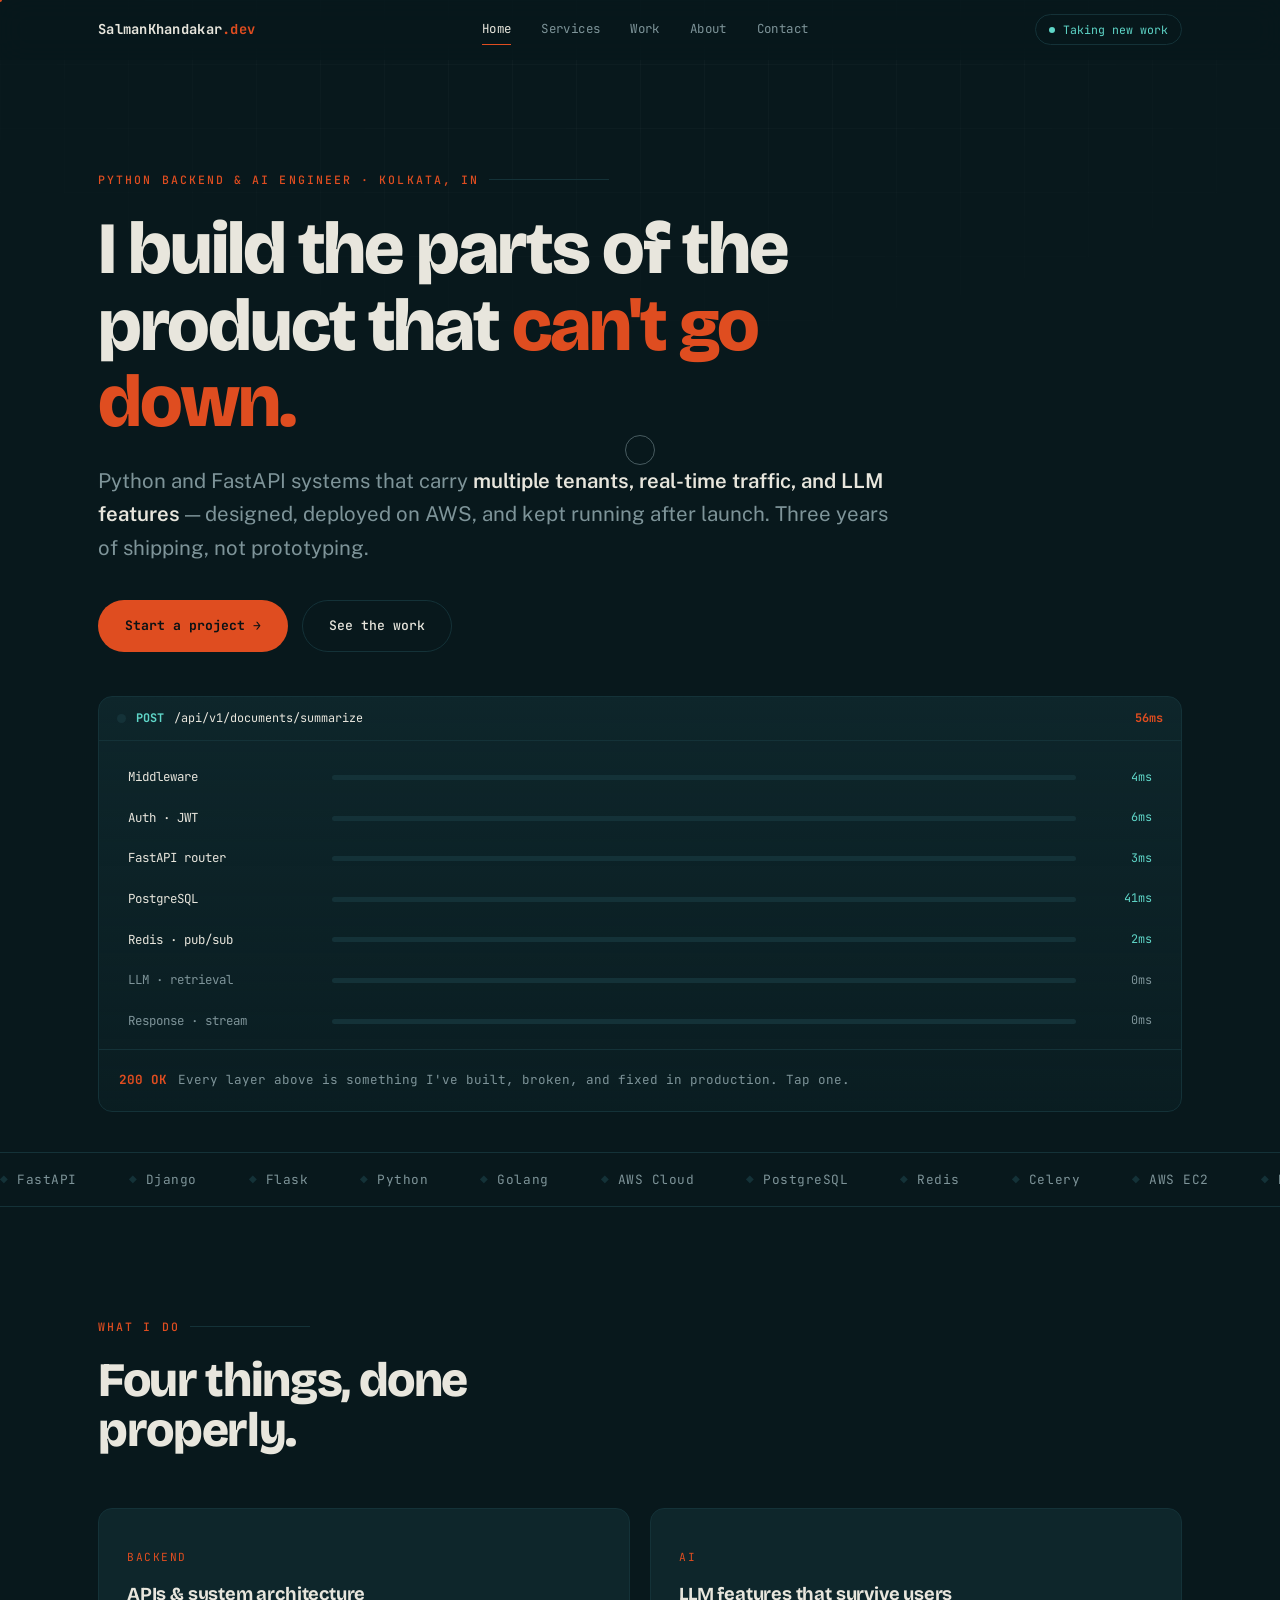
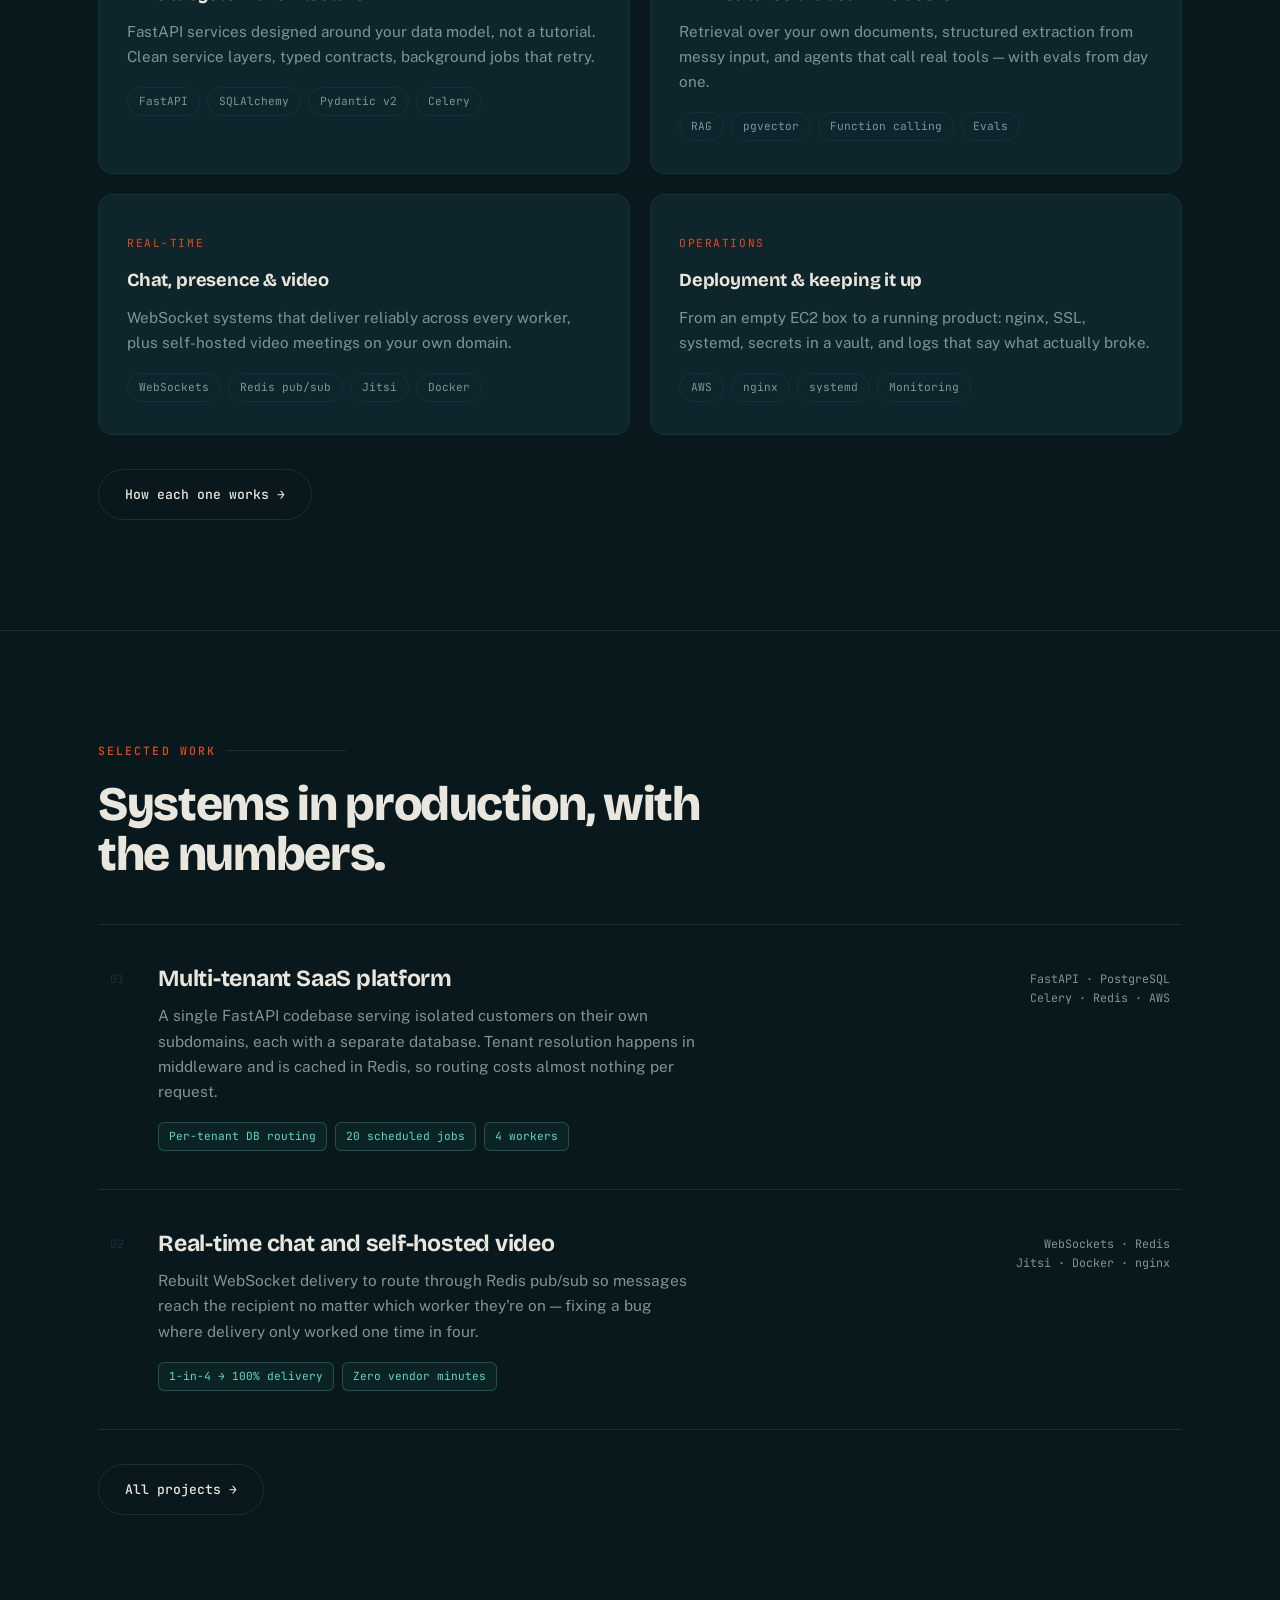
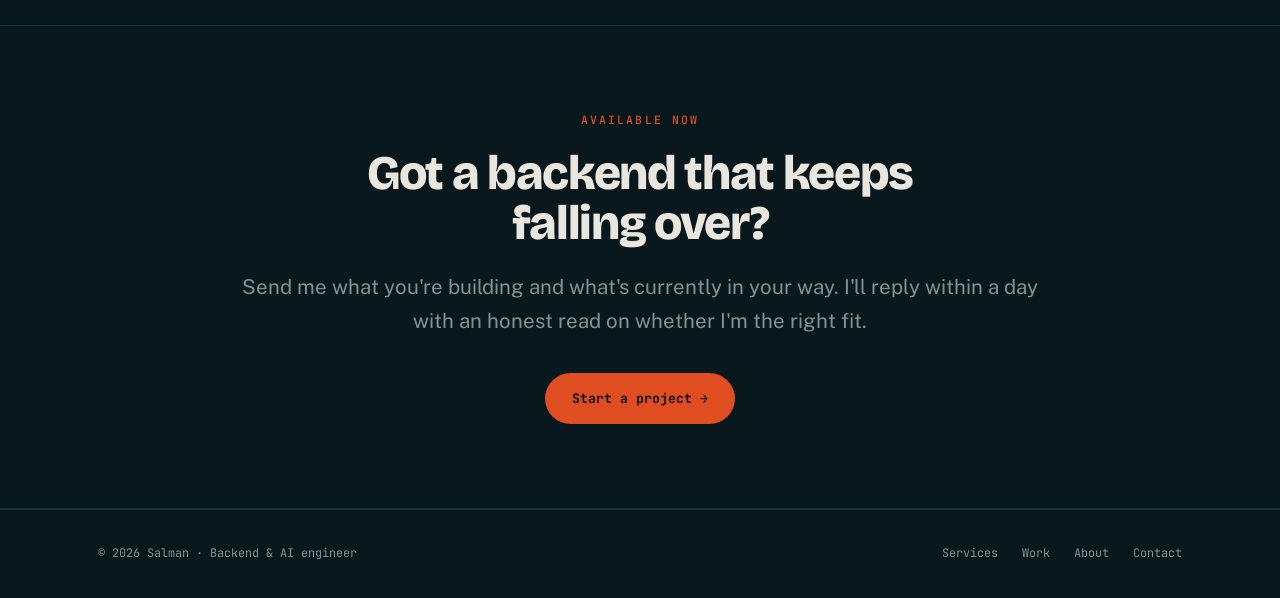
<file: index.html>
<!DOCTYPE html>
<html lang="en">
<head>
<meta charset="UTF-8" />
<meta name="viewport" content="width=device-width, initial-scale=1" />
<title>Salman — Backend &amp; AI Engineer</title>
<meta name="description" content="Python and FastAPI backends that carry multiple tenants, real-time traffic, and LLM features. Designed, deployed on AWS, and kept running." />
<meta property="og:title" content="Salman — Backend & AI Engineer" />
<meta property="og:description" content="Python and FastAPI backends built to stay up. Multi-tenant SaaS, real-time systems, and LLM features." />
<meta property="og:type" content="website" />
<link rel="preconnect" href="https://fonts.googleapis.com" />
<link rel="preconnect" href="https://fonts.gstatic.com" crossorigin />
<link href="https://fonts.googleapis.com/css2?family=Bricolage+Grotesque:opsz,wght@12..96,500;12..96,700;12..96,800&family=Public+Sans:wght@400;500;600&family=JetBrains+Mono:wght@400;500;700&display=swap" rel="stylesheet" />
<link rel="stylesheet" href="assets/css/style.css" />
</head>
<body>

<a href="#main" class="skip">Skip to content</a>

<!-- ============ NAV ============ -->
<nav class="nav" id="nav">
  <div class="nav__inner">
    <a href="index.html" class="brand">SalmanKhandakar<span>.dev</span></a>
    <div class="nav__links">
      <a href="index.html" aria-current="page">Home</a>
      <a href="services.html">Services</a>
      <a href="work.html">Work</a>
      <a href="about.html">About</a>
      <a href="contact.html">Contact</a>
    </div>
    <div class="status"><span class="dot"></span> Taking new work</div>
    <button class="nav__toggle" id="navToggle" aria-expanded="false" aria-controls="navPanel" aria-label="Open menu">
      <span></span><span></span>
    </button>
  </div>
  <div class="nav__panel" id="navPanel">
    <a href="index.html" aria-current="page">Home</a>
    <a href="services.html">Services</a>
    <a href="work.html">Work</a>
    <a href="about.html">About</a>
    <a href="contact.html">Contact</a>
  </div>
</nav>

<main id="main">

<!-- ============ HERO ============ -->
<header class="hero">
  <div class="wrap hero__grid">
    <div>
      <p class="eyebrow">Python Backend &amp; AI engineer · Kolkata, IN</p>
      <h1>I build the parts of the product that <em>can't go down.</em></h1>
      <p class="lede">
        Python and FastAPI systems that carry <strong>multiple tenants, real-time traffic, and LLM features</strong> —
        designed, deployed on AWS, and kept running after launch. Three years of shipping, not prototyping.
      </p>
      <div class="cta-row">
        <a href="contact.html" class="btn btn--solid">Start a project →</a>
        <a href="work.html" class="btn btn--ghost">See the work</a>
      </div>
    </div>

    <!-- SIGNATURE: live request trace -->
    <div class="trace reveal" id="trace">
      <div class="trace__bar">
        <span class="lamp"></span>
        <span class="trace__method">POST</span>
        <span class="trace__path">/api/v1/documents/summarize</span>
        <span class="trace__total" id="traceTotal">—</span>
      </div>
      <div class="trace__rows">
        <button class="row" data-detail="Subdomain routing, per-tenant database resolution, Redis-cached lookups. One codebase, isolated customers.">
          <span class="row__name">Middleware</span><span class="row__track"><span class="row__fill"></span></span><span class="row__ms">0ms</span>
        </button>
        <button class="row" data-detail="JWT issuing and verification, role checks, subscription gating, CORS that actually passes preflight with credentials.">
          <span class="row__name">Auth · JWT</span><span class="row__track"><span class="row__fill"></span></span><span class="row__ms">0ms</span>
        </button>
        <button class="row" data-detail="Typed FastAPI routes, Pydantic v2 validation, consistent error contracts your frontend can rely on.">
          <span class="row__name">FastAPI router</span><span class="row__track"><span class="row__fill"></span></span><span class="row__ms">0ms</span>
        </button>
        <button class="row" data-detail="SQLAlchemy 2.0 on PostgreSQL. Pooled connections, indexed queries, migrations that don't lose data.">
          <span class="row__name">PostgreSQL</span><span class="row__track"><span class="row__fill"></span></span><span class="row__ms">0ms</span>
        </button>
        <button class="row" data-detail="Redis for caching and pub/sub — the piece that makes WebSockets work across every worker instead of one lucky one.">
          <span class="row__name">Redis · pub/sub</span><span class="row__track"><span class="row__fill"></span></span><span class="row__ms">0ms</span>
        </button>
        <button class="row" data-detail="Retrieval, structured extraction, and tool-calling wired into the API — with retries, cost tracking, and evals, not vibes.">
          <span class="row__name">LLM · retrieval</span><span class="row__track"><span class="row__fill"></span></span><span class="row__ms">0ms</span>
        </button>
        <button class="row" data-detail="Streamed back through nginx behind an AWS load balancer. Gzipped, traced, and logged with enough context to debug at 2am.">
          <span class="row__name">Response · stream</span><span class="row__track"><span class="row__fill"></span></span><span class="row__ms">0ms</span>
        </button>
      </div>
      <div class="trace__detail">
        <b>200 OK</b>
        <span id="traceText">Every layer above is something I've built, broken, and fixed in production. Tap one.</span>
      </div>
    </div>
  </div>
</header>

<!-- ============ STRIP ============ -->
<div class="strip"><div class="strip__track" id="strip"></div></div>

<!-- ============ SERVICES TEASER ============ -->
<section class="section">
  <div class="wrap">
    <p class="eyebrow reveal">What I do</p>
    <h2 class="reveal" style="margin-top:20px; max-width:18ch;">Four things, done properly.</h2>

    <div class="grid-2">
      <article class="card reveal">
        <span class="card__tag">Backend</span>
        <h3>APIs &amp; system architecture</h3>
        <p>FastAPI services designed around your data model, not a tutorial. Clean service layers, typed contracts, background jobs that retry.</p>
        <ul><li>FastAPI</li><li>SQLAlchemy</li><li>Pydantic v2</li><li>Celery</li></ul>
      </article>
      <article class="card reveal">
        <span class="card__tag">AI</span>
        <h3>LLM features that survive users</h3>
        <p>Retrieval over your own documents, structured extraction from messy input, and agents that call real tools — with evals from day one.</p>
        <ul><li>RAG</li><li>pgvector</li><li>Function calling</li><li>Evals</li></ul>
      </article>
      <article class="card reveal">
        <span class="card__tag">Real-time</span>
        <h3>Chat, presence &amp; video</h3>
        <p>WebSocket systems that deliver reliably across every worker, plus self-hosted video meetings on your own domain.</p>
        <ul><li>WebSockets</li><li>Redis pub/sub</li><li>Jitsi</li><li>Docker</li></ul>
      </article>
      <article class="card reveal">
        <span class="card__tag">Operations</span>
        <h3>Deployment &amp; keeping it up</h3>
        <p>From an empty EC2 box to a running product: nginx, SSL, systemd, secrets in a vault, and logs that say what actually broke.</p>
        <ul><li>AWS</li><li>nginx</li><li>systemd</li><li>Monitoring</li></ul>
      </article>
    </div>

    <div class="cta-row"><a href="services.html" class="btn btn--ghost">How each one works →</a></div>
  </div>
</section>

<!-- ============ FEATURED WORK ============ -->
<section class="section section--edge">
  <div class="wrap">
    <p class="eyebrow reveal">Selected work</p>
    <h2 class="reveal" style="margin-top:20px; max-width:20ch;">Systems in production, with the numbers.</h2>

    <div class="work">
      <article class="proj reveal">
        <span class="proj__idx">01</span>
        <div>
          <h3>Multi-tenant SaaS platform</h3>
          <p>A single FastAPI codebase serving isolated customers on their own subdomains, each with a separate database. Tenant resolution happens in middleware and is cached in Redis, so routing costs almost nothing per request.</p>
          <div class="proj__meta">
            <span class="chip">Per-tenant DB routing</span><span class="chip">20 scheduled jobs</span><span class="chip">4 workers</span>
          </div>
        </div>
        <span class="proj__stack">FastAPI · PostgreSQL<br>Celery · Redis · AWS</span>
      </article>

      <article class="proj reveal">
        <span class="proj__idx">02</span>
        <div>
          <h3>Real-time chat and self-hosted video</h3>
          <p>Rebuilt WebSocket delivery to route through Redis pub/sub so messages reach the recipient no matter which worker they're on — fixing a bug where delivery only worked one time in four.</p>
          <div class="proj__meta">
            <span class="chip">1-in-4 → 100% delivery</span><span class="chip">Zero vendor minutes</span>
          </div>
        </div>
        <span class="proj__stack">WebSockets · Redis<br>Jitsi · Docker · nginx</span>
      </article>
    </div>

    <div class="cta-row"><a href="work.html" class="btn btn--ghost">All projects →</a></div>
  </div>
</section>

<!-- ============ CLOSING BAND ============ -->
<section class="band">
  <div class="wrap">
    <p class="eyebrow reveal">Available now</p>
    <h2 class="reveal">Got a backend that keeps falling over?</h2>
    <p class="lede reveal">Send me what you're building and what's currently in your way. I'll reply within a day with an honest read on whether I'm the right fit.</p>
    <div class="cta-row reveal"><a href="contact.html" class="btn btn--solid">Start a project →</a></div>
  </div>
</section>

</main>

<!-- ============ FOOTER ============ -->
<footer class="footer">
  <div class="wrap footer__inner">
    <p>© <span class="year"></span> Salman · Backend &amp; AI engineer</p>
    <div class="footer__links">
      <a href="services.html">Services</a>
      <a href="work.html">Work</a>
      <a href="about.html">About</a>
      <a href="contact.html">Contact</a>
    </div>
  </div>
</footer>

<script src="assets/js/main.js"></script>
</body>
</html>
</file>
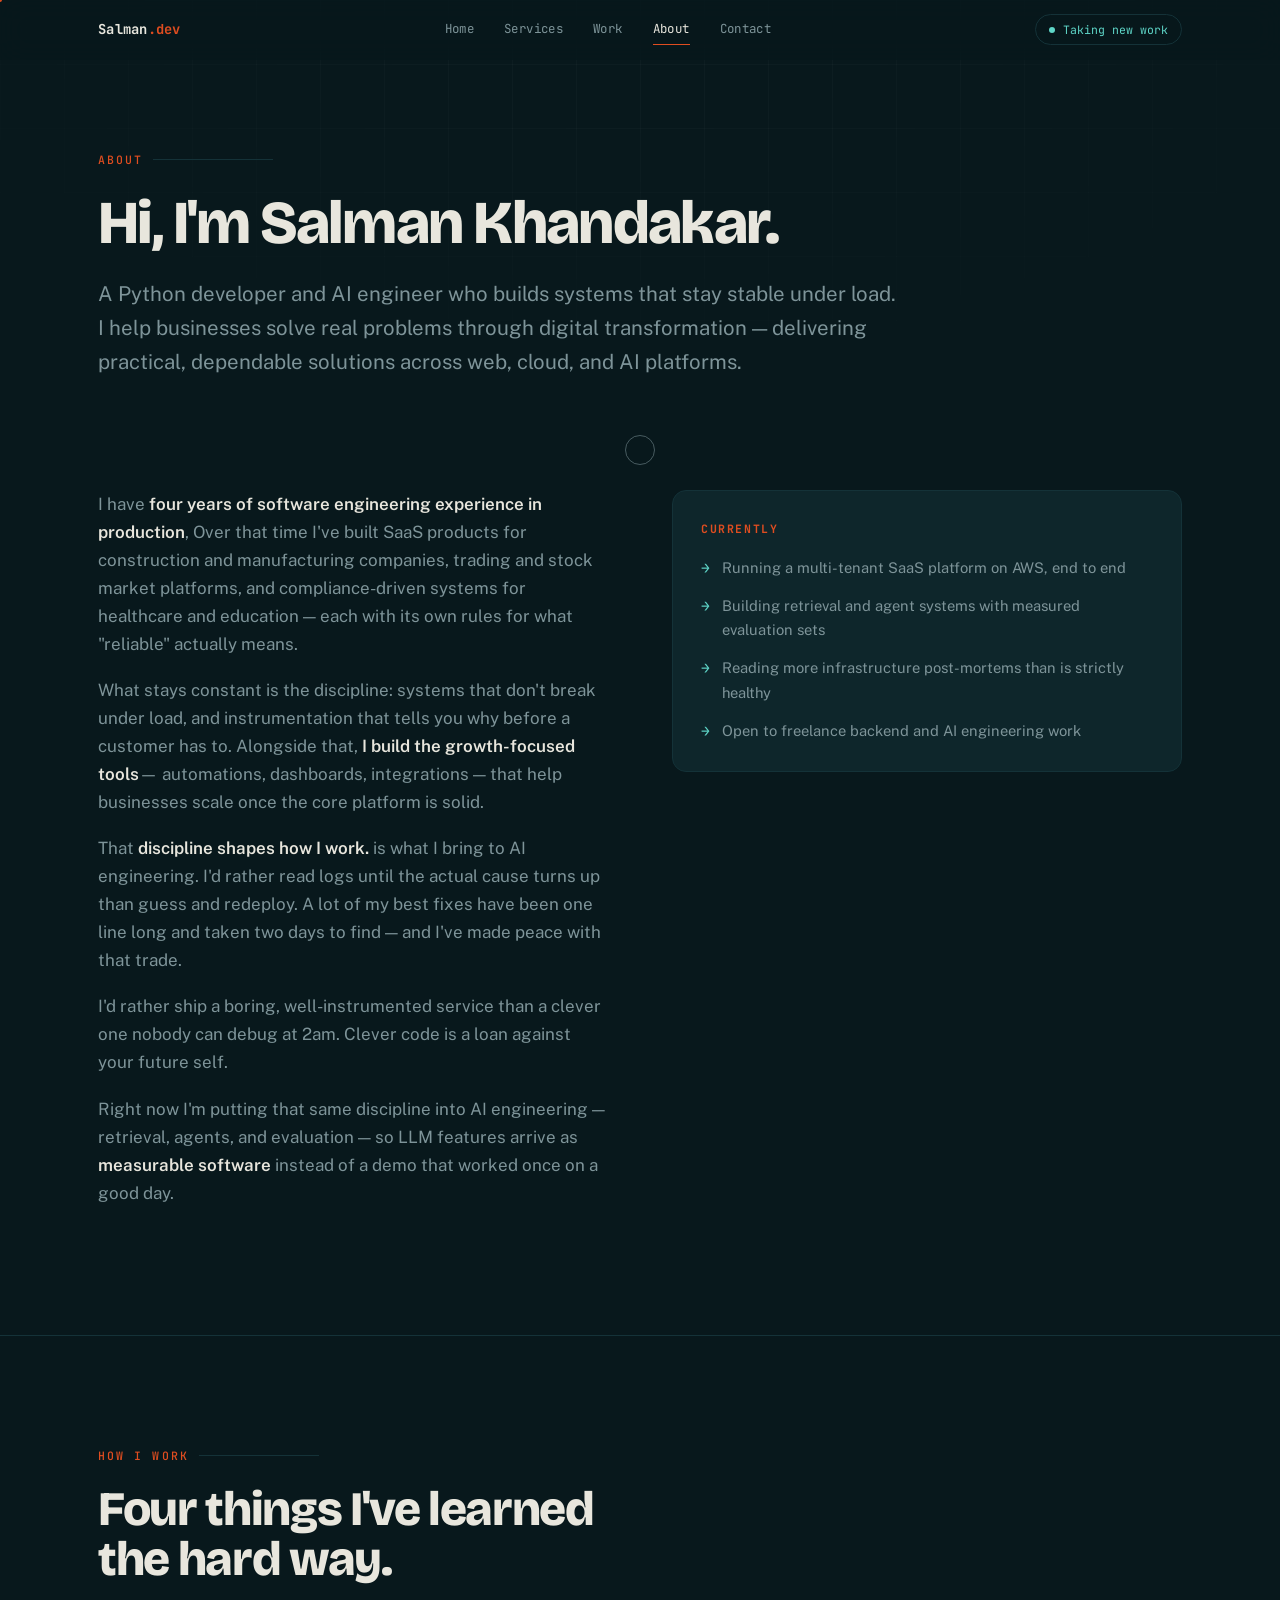
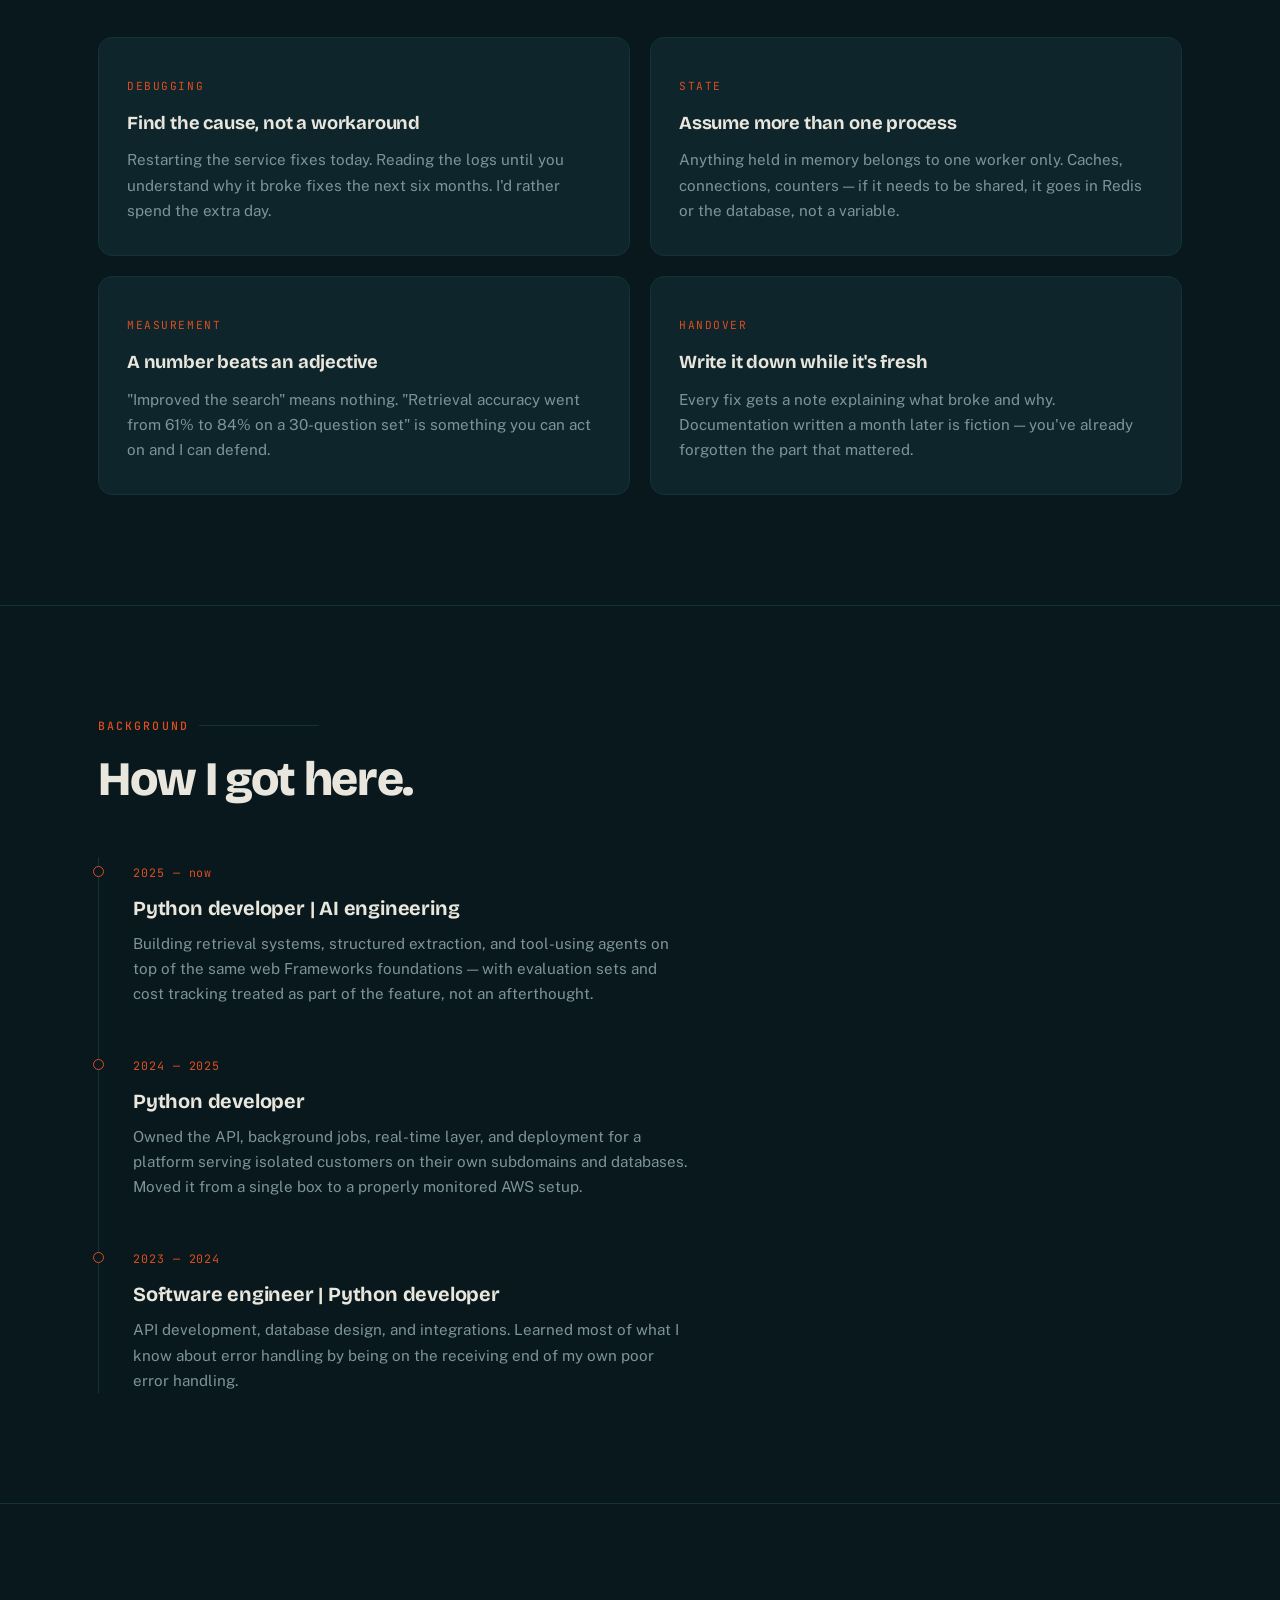
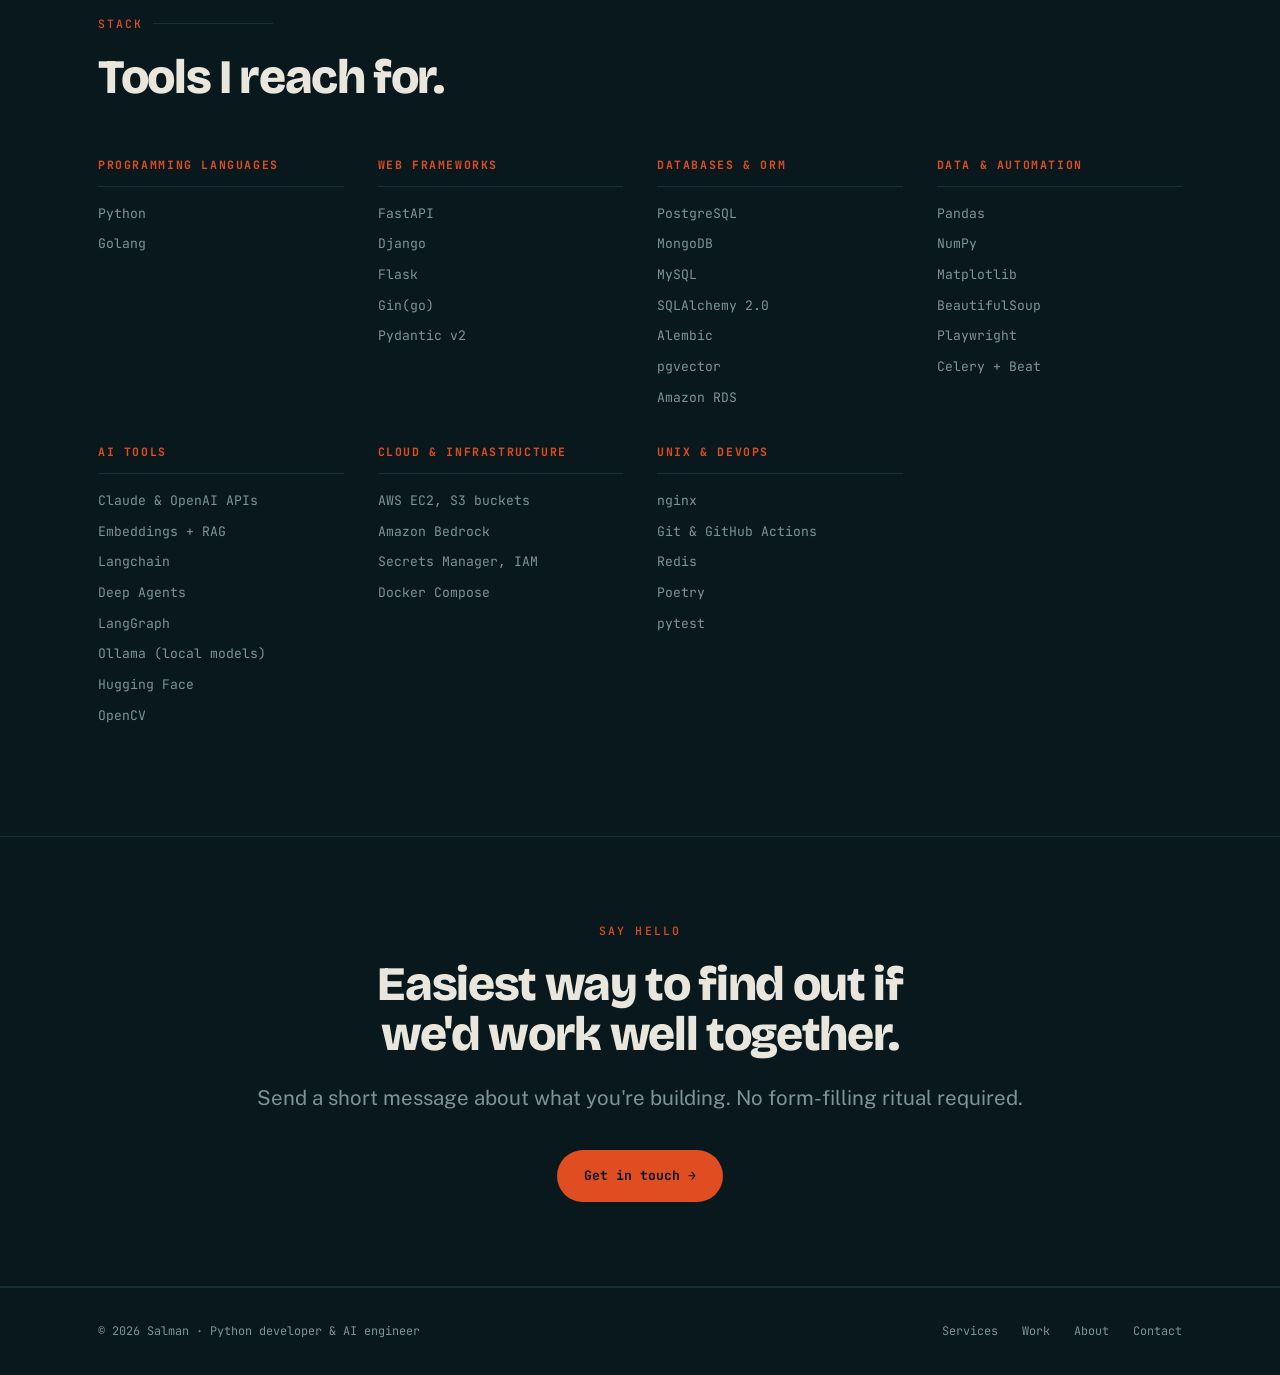
<file: about.html>
<!DOCTYPE html>
<html lang="en">

<head>
  <meta charset="UTF-8" />
  <meta name="viewport" content="width=device-width, initial-scale=1" />
  <title>About — Salman</title>
  <meta name="description"
    content="Backend engineer with three years of Python in production, now building AI features with the same discipline. Tools, principles, and background." />
  <link rel="preconnect" href="https://fonts.googleapis.com" />
  <link rel="preconnect" href="https://fonts.gstatic.com" crossorigin />
  <link
    href="https://fonts.googleapis.com/css2?family=Bricolage+Grotesque:opsz,wght@12..96,500;12..96,700;12..96,800&family=Public+Sans:wght@400;500;600&family=JetBrains+Mono:wght@400;500;700&display=swap"
    rel="stylesheet" />
  <link rel="stylesheet" href="assets/css/style.css" />
</head>

<body>

  <a href="#main" class="skip">Skip to content</a>

  <nav class="nav" id="nav">
    <div class="nav__inner">
      <a href="index.html" class="brand">Salman<span>.dev</span></a>
      <div class="nav__links">
        <a href="index.html">Home</a>
        <a href="services.html">Services</a>
        <a href="work.html">Work</a>
        <a href="about.html" aria-current="page">About</a>
        <a href="contact.html">Contact</a>
      </div>
      <div class="status"><span class="dot"></span> Taking new work</div>
      <button class="nav__toggle" id="navToggle" aria-expanded="false" aria-controls="navPanel"
        aria-label="Open menu"><span></span><span></span></button>
    </div>
    <div class="nav__panel" id="navPanel">
      <a href="index.html">Home</a>
      <a href="services.html">Services</a>
      <a href="work.html">Work</a>
      <a href="about.html" aria-current="page">About</a>
      <a href="contact.html">Contact</a>
    </div>
  </nav>

  <main id="main">

    <header class="page-head">
      <div class="wrap">
        <p class="eyebrow">About</p>
        <h1>Hi, I'm Salman Khandakar.</h1>
        <p class="lede">A Python developer and AI engineer who builds systems that stay stable under load.</p>
        <p class="lede">I help businesses solve real problems through digital transformation — delivering practical,
          dependable solutions across web, cloud, and AI platforms.</p>
      </div>
    </header>

    <section class="section">
      <div class="wrap about">
        <div class="reveal">
          <p>I have <strong>four years of software engineering experience in production</strong>, Over that time I've
            built SaaS products for construction and manufacturing companies, trading and stock market platforms, and
            compliance-driven systems for healthcare and education — each with its own rules for what "reliable"
            actually means.</p>

          <p>What stays constant is the discipline: systems that don't break under load, and instrumentation that tells
            you why before a customer has to. Alongside that, <strong>I build the growth-focused tools</strong>—
            automations, dashboards, integrations — that help businesses scale once the core platform is solid.</p>

          <p>That <strong>discipline shapes how I work.</strong> is what I bring to AI engineering. I'd rather read logs
            until the actual cause turns up than guess and redeploy. A lot of my best fixes have been one line long and
            taken two days to find — and I've made peace with that trade.</p>

          <p>I'd rather ship a boring, well-instrumented service than a clever one nobody can debug at 2am. Clever code
            is a loan against your future self.</p>

          <p>Right now I'm putting that same discipline into AI engineering — retrieval, agents, and evaluation — so LLM
            features arrive as <strong>measurable software</strong> instead of a demo that worked once on a good day.
          </p>
        </div>

        <div class="now reveal">
          <h4>Currently</h4>
          <ul>
            <li>Running a multi-tenant SaaS platform on AWS, end to end</li>
            <li>Building retrieval and agent systems with measured evaluation sets</li>
            <li>Reading more infrastructure post-mortems than is strictly healthy</li>
            <li>Open to freelance backend and AI engineering work</li>
          </ul>
        </div>
      </div>
    </section>

    <!-- PRINCIPLES -->
    <section class="section section--edge">
      <div class="wrap">
        <p class="eyebrow reveal">How I work</p>
        <h2 class="reveal" style="margin-top:20px; max-width:16ch;">Four things I've learned the hard way.</h2>

        <div class="grid-2">
          <article class="card reveal">
            <span class="card__tag">Debugging</span>
            <h3>Find the cause, not a workaround</h3>
            <p>Restarting the service fixes today. Reading the logs until you understand why it broke fixes the next six
              months. I'd rather spend the extra day.</p>
          </article>
          <article class="card reveal">
            <span class="card__tag">State</span>
            <h3>Assume more than one process</h3>
            <p>Anything held in memory belongs to one worker only. Caches, connections, counters — if it needs to be
              shared, it goes in Redis or the database, not a variable.</p>
          </article>
          <article class="card reveal">
            <span class="card__tag">Measurement</span>
            <h3>A number beats an adjective</h3>
            <p>"Improved the search" means nothing. "Retrieval accuracy went from 61% to 84% on a 30-question set" is
              something you can act on and I can defend.</p>
          </article>
          <article class="card reveal">
            <span class="card__tag">Handover</span>
            <h3>Write it down while it's fresh</h3>
            <p>Every fix gets a note explaining what broke and why. Documentation written a month later is fiction —
              you've already forgotten the part that mattered.</p>
          </article>
        </div>
      </div>
    </section>

    <!-- TIMELINE — dated, so order carries real information -->
    <section class="section section--edge">
      <div class="wrap">
        <p class="eyebrow reveal">Background</p>
        <h2 class="reveal" style="margin-top:20px;">How I got here.</h2>

        <!-- EDIT: replace these with your real dates and roles -->
        <div class="tl">
          <div class="tl__item reveal">
            <span class="tl__when">2025 — now</span>
            <h3>Python developer | AI engineering</h3>
            <p>Building retrieval systems, structured extraction, and tool-using agents on top of the same web Frameworks
              foundations — with evaluation sets and cost tracking treated as part of the feature, not an afterthought.
            </p>
          </div>
          <div class="tl__item reveal">
            <span class="tl__when">2024 — 2025</span>
            <h3>Python developer</h3>
            <p>Owned the API, background jobs, real-time layer, and deployment for a platform serving isolated customers
              on their own subdomains and databases. Moved it from a single box to a properly monitored AWS setup.</p>
          </div>
          <div class="tl__item reveal">
            <span class="tl__when">2023 — 2024</span>
            <h3>Software engineer | Python developer</h3>
            <p>API development, database design, and integrations. Learned most of what I know about error handling by
              being on the receiving end of my own poor error handling.</p>
          </div>
        </div>
      </div>
    </section>

    <!-- STACK -->
    <section class="section section--edge">
      <div class="wrap">
        <p class="eyebrow reveal">Stack</p>
        <h2 class="reveal" style="margin-top:20px;">Tools I reach for.</h2>
        <div class="stack-grid">
          <div class="stack-col reveal">
            <h4>Programming Languages</h4>
            <ul>
              <li>Python</li>
              <li>Golang</li>
            </ul>
          </div>
          <div class="stack-col reveal">
            <h4>Web Frameworks</h4>
            <ul>
              <li>FastAPI</li>
              <li>Django</li>
              <li>Flask</li>
              <li>Gin(go)</li>
              <li>Pydantic v2</li>
            </ul>
          </div>
          <div class="stack-col reveal">
            <h4>Databases &amp; ORM</h4>
            <ul>
              <li>PostgreSQL</li>
              <li>MongoDB</li>
              <li>MySQL</li>
              <li>SQLAlchemy 2.0</li>
              <li>Alembic</li>
              <li>pgvector</li>
              <li>Amazon RDS</li>
            </ul>
          </div>
          <div class="stack-col reveal">
            <h4>Data &amp; Automation</h4>
            <ul>
              <li>Pandas</li>
              <li>NumPy</li>
              <li>Matplotlib</li>
              <li>BeautifulSoup</li>
              <li>Playwright</li>
              <li>Celery + Beat</li>
            </ul>
          </div>
          <div class="stack-col reveal">
            <h4>AI Tools</h4>
            <ul>
              <li>Claude &amp; OpenAI APIs</li>
              <li>Embeddings + RAG</li>
              <li>Langchain</li>
              <li>Deep Agents</li>
              <li>LangGraph</li>
              <li>Ollama (local models)</li>
              <li>Hugging Face</li>
              <li>OpenCV</li>
            </ul>
          </div>
          <div class="stack-col reveal">
            <h4>Cloud &amp; Infrastructure</h4>
            <ul>
              <li>AWS EC2, S3 buckets</li>
              <li>Amazon Bedrock</li>
              <li>Secrets Manager, IAM</li>
              <li>Docker Compose</li>
            </ul>
          </div>
          <div class="stack-col reveal">
            <h4>Unix &amp; DevOps</h4>
            <ul>
              <li>nginx</li>
              <li>Git &amp; GitHub Actions</li>
              <li>Redis</li>
              <li>Poetry</li>
              <li>pytest</li>
            </ul>
          </div>
        </div>
        </div>
      </div>
    </section>
    <section class="band">
      <div class="wrap">
        <p class="eyebrow reveal">Say hello</p>
        <h2 class="reveal">Easiest way to find out if we'd work well together.</h2>
        <p class="lede reveal">Send a short message about what you're building. No form-filling ritual required.</p>
        <div class="cta-row reveal"><a href="contact.html" class="btn btn--solid">Get in touch →</a></div>
      </div>
    </section>

  </main>

  <footer class="footer">
    <div class="wrap footer__inner">
      <p>© <span class="year"></span> Salman · Python developer &amp; AI engineer</p>
      <div class="footer__links">
        <a href="services.html">Services</a><a href="work.html">Work</a><a href="about.html">About</a><a
          href="contact.html">Contact</a>
      </div>
    </div>
  </footer>

  <script src="assets/js/main.js"></script>
</body>

</html>
</file>
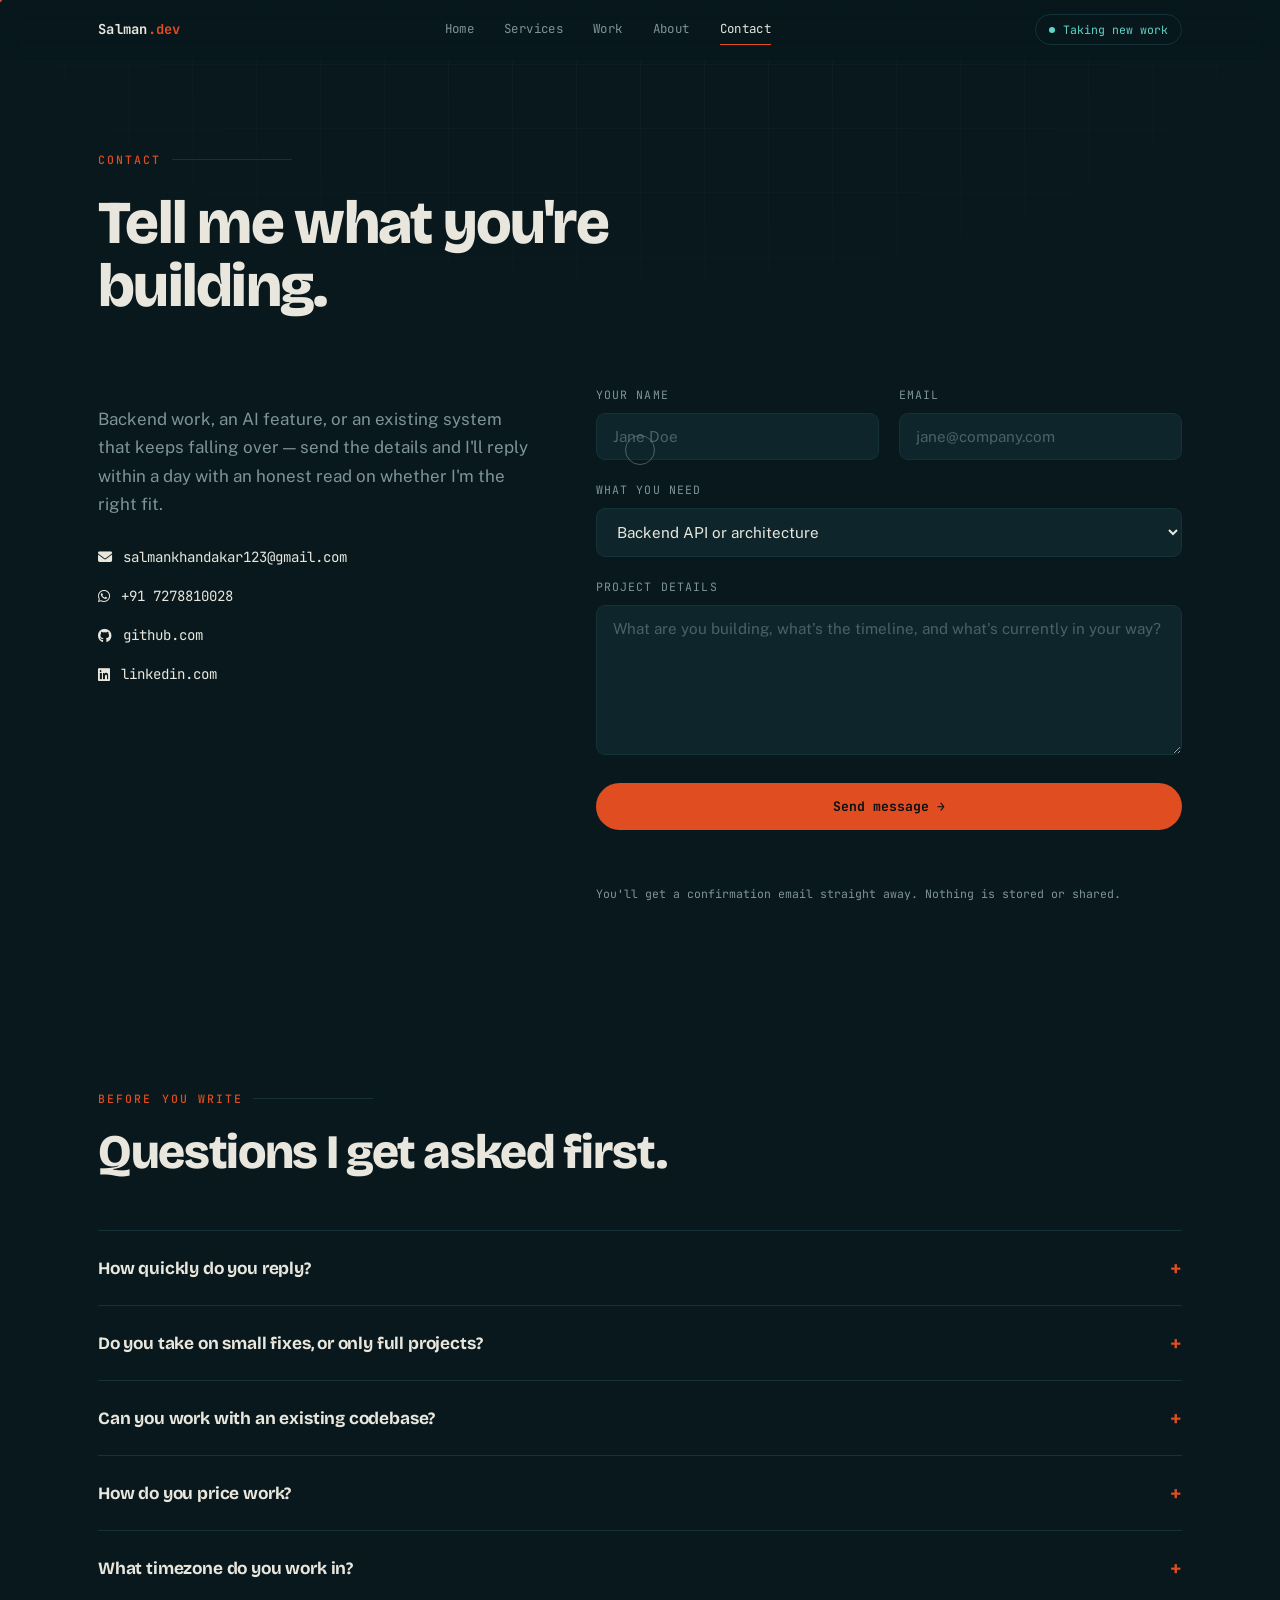
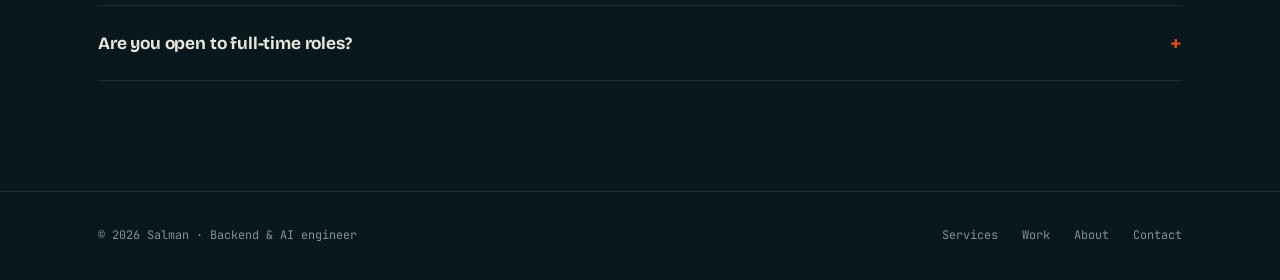
<file: contact.html>
<!DOCTYPE html>
<html lang="en">
<head>
<meta charset="UTF-8" />
<meta name="viewport" content="width=device-width, initial-scale=1" />
<title>Contact — Salman</title>
<meta name="description" content="Tell me what you're building. Backend work, AI features, or a system that keeps falling over — I reply within a day." />
<link rel="preconnect" href="https://fonts.googleapis.com" />
<link rel="preconnect" href="https://fonts.gstatic.com" crossorigin />
<link href="https://fonts.googleapis.com/css2?family=Bricolage+Grotesque:opsz,wght@12..96,500;12..96,700;12..96,800&family=Public+Sans:wght@400;500;600&family=JetBrains+Mono:wght@400;500;700&display=swap" rel="stylesheet" />
<link rel="stylesheet" href="assets/css/style.css" />
</head>
<body>

<a href="#main" class="skip">Skip to content</a>

<nav class="nav" id="nav">
  <div class="nav__inner">
    <a href="index.html" class="brand">Salman<span>.dev</span></a>
    <div class="nav__links">
      <a href="index.html">Home</a>
      <a href="services.html">Services</a>
      <a href="work.html">Work</a>
      <a href="about.html">About</a>
      <a href="contact.html" aria-current="page">Contact</a>
    </div>
    <div class="status"><span class="dot"></span> Taking new work</div>
    <button class="nav__toggle" id="navToggle" aria-expanded="false" aria-controls="navPanel" aria-label="Open menu"><span></span><span></span></button>
  </div>
  <div class="nav__panel" id="navPanel">
    <a href="index.html">Home</a>
    <a href="services.html">Services</a>
    <a href="work.html">Work</a>
    <a href="about.html">About</a>
    <a href="contact.html" aria-current="page">Contact</a>
  </div>
</nav>

<main id="main">

<header class="page-head">
  <div class="wrap">
    <p class="eyebrow">Contact</p>
    <h1>Tell me what you're building.</h1>
  </div>
</header>

<section class="section--tight" style="padding-top:44px;">
  <div class="wrap contact">

    <div class="contact__aside reveal">
      <p>Backend work, an AI feature, or an existing system that keeps falling over — send the details and I'll reply within a day with an honest read on whether I'm the right fit.</p>
      <!-- Font Awesome -->
      <link rel="stylesheet"
            href="https://cdnjs.cloudflare.com/ajax/libs/font-awesome/6.5.2/css/all.min.css">

      <div class="contact__direct">
        <!-- Email -->
        <a href="mailto:salmankhandakar123@gmail.com">
          <i class="fa-solid fa-envelope"></i>
          salmankhandakar123@gmail.com
        </a>
        <!-- WhatsApp -->
        <a href="https://wa.me/917278810028" target="_blank" rel="noopener">
          <i class="fa-brands fa-whatsapp"></i>
          +91 7278810028
        </a>
        <!-- GitHub -->
        <a href="https://github.com/SalmanKhandakarhub" target="_blank" rel="noopener">
          <i class="fa-brands fa-github"></i>
          github.com
        </a>
        <!-- LinkedIn -->
        <a href="https://www.linkedin.com/in/salman-khandakar-b0417415a/" target="_blank" rel="noopener">
          <i class="fa-brands fa-linkedin"></i>
          linkedin.com
        </a>
      </div>
    </div>

    <!-- EDIT:FORM — set API_URL in section 6 of assets/js/main.js -->
    <div class="reveal">
      <div class="field-row">
        <div class="field">
          <label for="name">Your name</label>
          <input type="text" id="name" autocomplete="name" placeholder="Jane Doe" />
        </div>
        <div class="field">
          <label for="email">Email</label>
          <input type="email" id="email" autocomplete="email" placeholder="jane@company.com" />
        </div>
      </div>

      <div class="field">
        <label for="kind">What you need</label>
        <select id="kind">
          <option>Backend API or architecture</option>
          <option>AI / LLM feature</option>
          <option>Real-time chat or video</option>
          <option>Fixing an existing system</option>
          <option>Something else</option>
        </select>
      </div>

      <div class="field">
        <label for="msg">Project details</label>
        <textarea id="msg" placeholder="What are you building, what's the timeline, and what's currently in your way?"></textarea>
      </div>

      <!-- Honeypot: hidden from people, irresistible to bots.
           Anything typed here means the submission is automated. -->
      <div class="hp" aria-hidden="true">
        <label for="company">Company</label>
        <input type="text" id="company" name="company" tabindex="-1" autocomplete="off" />
      </div>

      <button class="btn btn--solid" id="send" style="width:100%; justify-content:center;">Send message →</button>
      <p class="form__status" id="status" role="status"></p>
      <p class="form__note">You'll get a confirmation email straight away. Nothing is stored or shared.</p>
    </div>

  </div>
</section>

<!-- FAQ -->
<section class="section">
  <div class="wrap">
    <p class="eyebrow reveal">Before you write</p>
    <h2 class="reveal" style="margin-top:20px;">Questions I get asked first.</h2>

    <div class="faq">
      <div class="faq__item reveal">
        <button class="faq__q" aria-expanded="false">How quickly do you reply?</button>
        <div class="faq__a"><p>Within one working day, always. If I'm not the right person for the job I'll say so in that first reply rather than leaving you waiting — and I'll point you somewhere better if I can.</p></div>
      </div>
      <div class="faq__item reveal">
        <button class="faq__q" aria-expanded="false">Do you take on small fixes, or only full projects?</button>
        <div class="faq__a"><p>Both. Some of the most useful work is a two-day investigation into why something intermittently fails. If the problem is well-defined, size isn't the deciding factor.</p></div>
      </div>
      <div class="faq__item reveal">
        <button class="faq__q" aria-expanded="false">Can you work with an existing codebase?</button>
        <div class="faq__a"><p>Yes, and most of my work is exactly that. I'll spend the first day reading before touching anything, then send you a short note on what I found — including the parts you may not want to hear.</p></div>
      </div>
      <div class="faq__item reveal">
        <button class="faq__q" aria-expanded="false">How do you price work?</button>
        <div class="faq__a"><p>Fixed price per milestone once the scope is clear, so you're never watching a meter. For open-ended investigation work I'll agree a capped number of days up front.</p></div>
      </div>
      <div class="faq__item reveal">
        <button class="faq__q" aria-expanded="false">What timezone do you work in?</button>
        <div class="faq__a"><p>India Standard Time, based in Mumbai. I keep a few hours of overlap with European mornings and US mornings, and I'm happy to schedule calls outside my usual hours when it matters.</p></div>
      </div>
      <div class="faq__item reveal">
        <button class="faq__q" aria-expanded="false">Are you open to full-time roles?</button>
        <div class="faq__a"><p>For the right team, yes. Mention it in your message and tell me what the engineering culture is actually like — not what the job description says it is.</p></div>
      </div>
    </div>
  </div>
</section>

</main>

<footer class="footer">
  <div class="wrap footer__inner">
    <p>© <span class="year"></span> Salman · Backend &amp; AI engineer</p>
    <div class="footer__links">
      <a href="services.html">Services</a><a href="work.html">Work</a><a href="about.html">About</a><a href="contact.html">Contact</a>
    </div>
  </div>
</footer>

<script src="assets/js/main.js"></script>
</body>
</html>
</file>
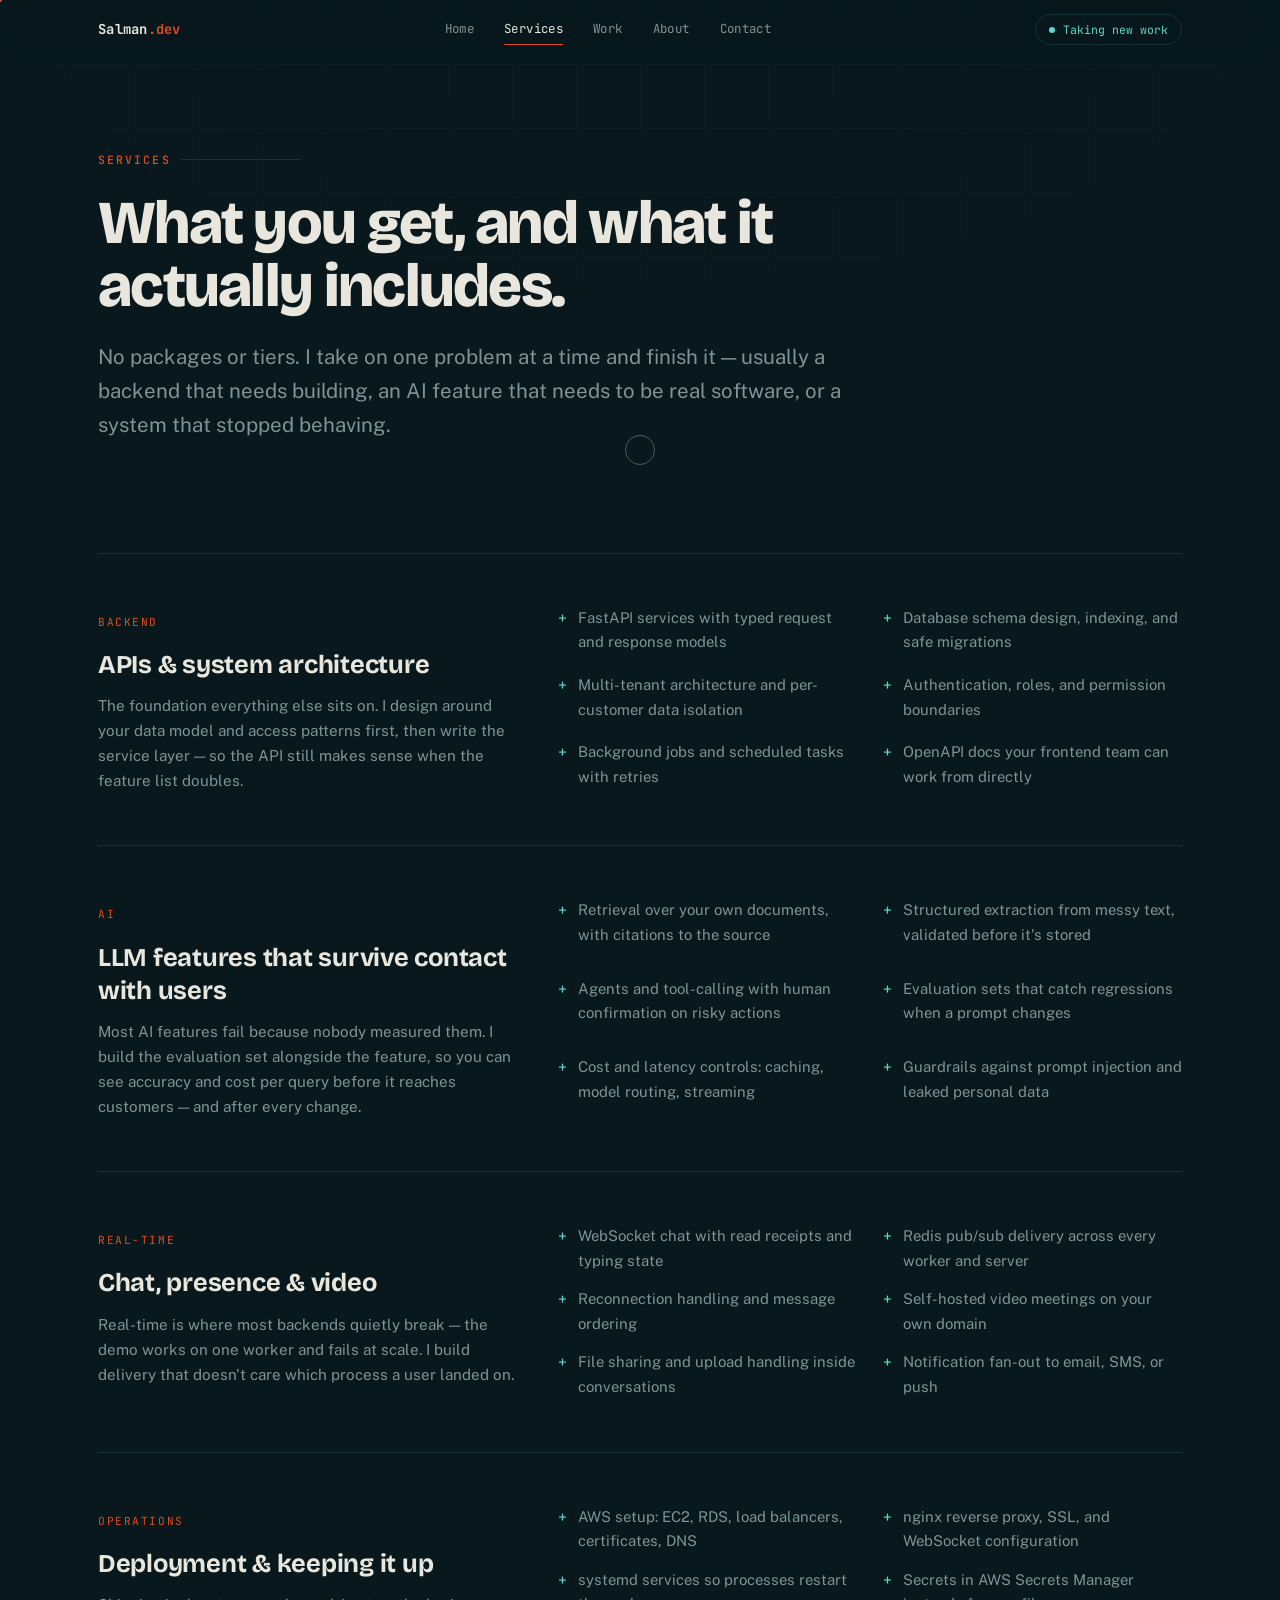
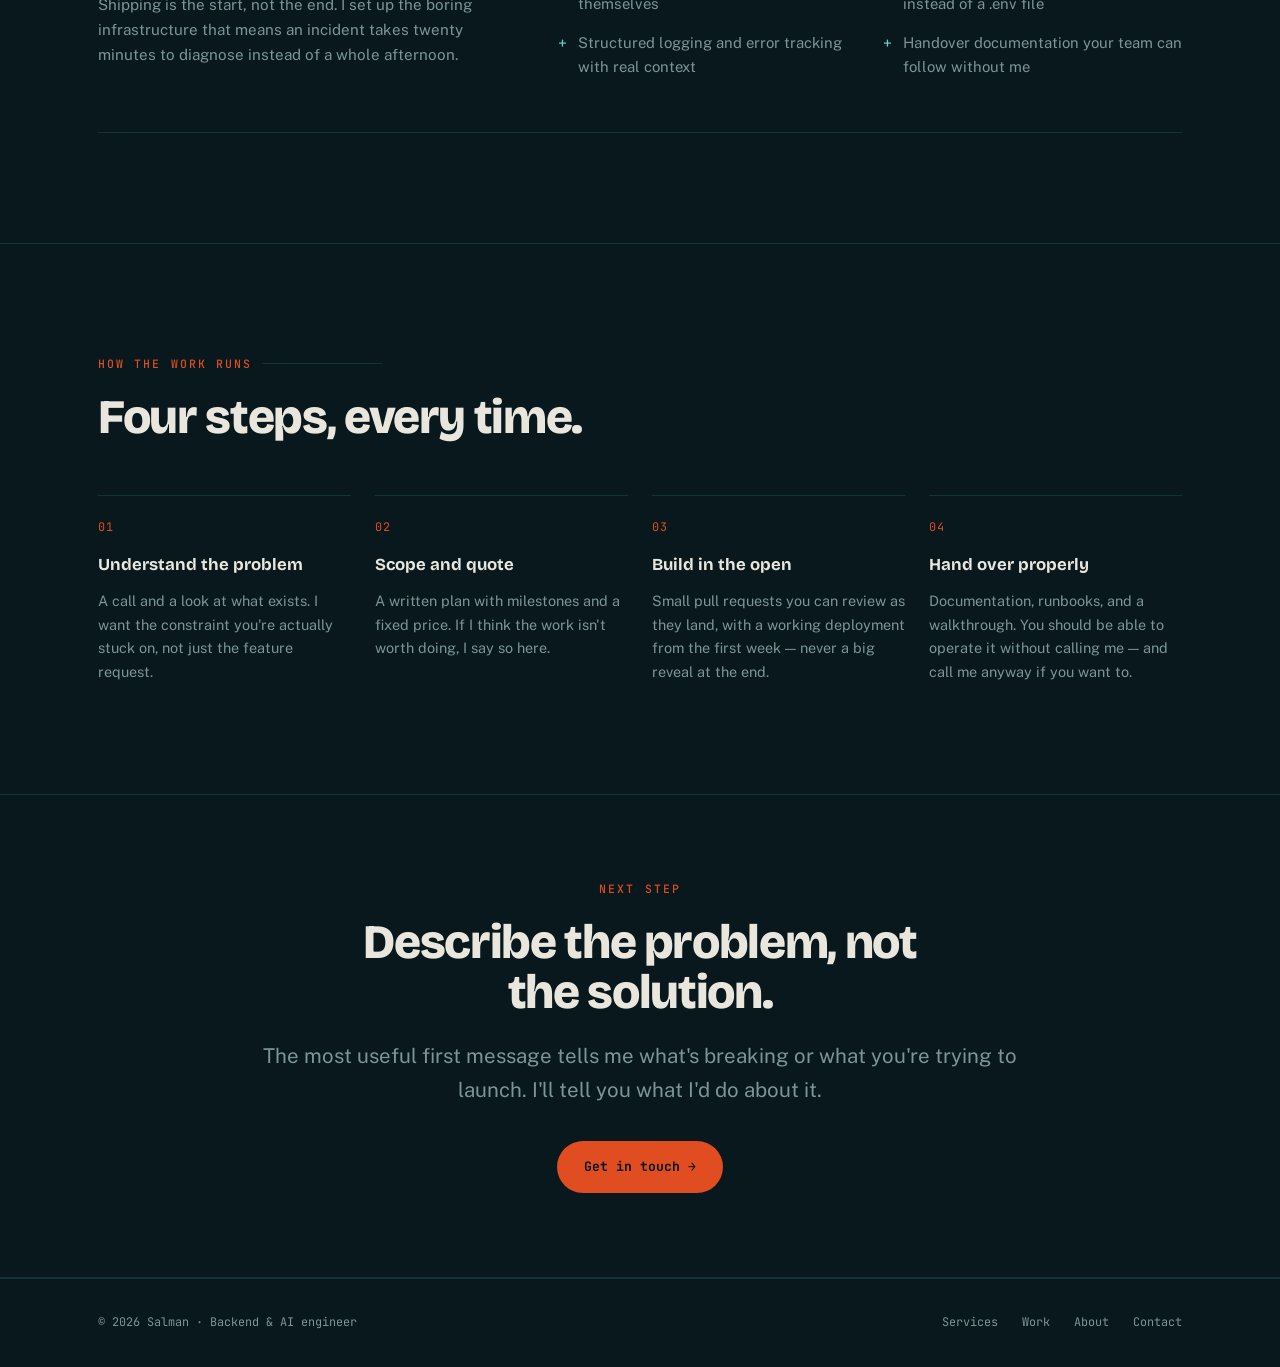
<file: services.html>
<!DOCTYPE html>
<html lang="en">
<head>
<meta charset="UTF-8" />
<meta name="viewport" content="width=device-width, initial-scale=1" />
<title>Services — Salman</title>
<meta name="description" content="Backend APIs, LLM features, real-time systems, and deployment. What each engagement includes and how the work runs." />
<link rel="preconnect" href="https://fonts.googleapis.com" />
<link rel="preconnect" href="https://fonts.gstatic.com" crossorigin />
<link href="https://fonts.googleapis.com/css2?family=Bricolage+Grotesque:opsz,wght@12..96,500;12..96,700;12..96,800&family=Public+Sans:wght@400;500;600&family=JetBrains+Mono:wght@400;500;700&display=swap" rel="stylesheet" />
<link rel="stylesheet" href="assets/css/style.css" />
</head>
<body>

<a href="#main" class="skip">Skip to content</a>

<nav class="nav" id="nav">
  <div class="nav__inner">
    <a href="index.html" class="brand">Salman<span>.dev</span></a>
    <div class="nav__links">
      <a href="index.html">Home</a>
      <a href="services.html" aria-current="page">Services</a>
      <a href="work.html">Work</a>
      <a href="about.html">About</a>
      <a href="contact.html">Contact</a>
    </div>
    <div class="status"><span class="dot"></span> Taking new work</div>
    <button class="nav__toggle" id="navToggle" aria-expanded="false" aria-controls="navPanel" aria-label="Open menu"><span></span><span></span></button>
  </div>
  <div class="nav__panel" id="navPanel">
    <a href="index.html">Home</a>
    <a href="services.html" aria-current="page">Services</a>
    <a href="work.html">Work</a>
    <a href="about.html">About</a>
    <a href="contact.html">Contact</a>
  </div>
</nav>

<main id="main">

<header class="page-head">
  <div class="wrap">
    <p class="eyebrow">Services</p>
    <h1>What you get, and what it actually includes.</h1>
    <p class="lede">No packages or tiers. I take on one problem at a time and finish it — usually a backend that needs building, an AI feature that needs to be real software, or a system that stopped behaving.</p>
  </div>
</header>

<section class="section">
  <div class="wrap">

    <!-- 1 -->
    <article class="svc reveal">
      <div class="svc__head">
        <span class="card__tag">Backend</span>
        <h3>APIs &amp; system architecture</h3>
        <p>The foundation everything else sits on. I design around your data model and access patterns first, then write the service layer — so the API still makes sense when the feature list doubles.</p>
      </div>
      <ul class="svc__list">
        <li>FastAPI services with typed request and response models</li>
        <li>Database schema design, indexing, and safe migrations</li>
        <li>Multi-tenant architecture and per-customer data isolation</li>
        <li>Authentication, roles, and permission boundaries</li>
        <li>Background jobs and scheduled tasks with retries</li>
        <li>OpenAPI docs your frontend team can work from directly</li>
      </ul>
    </article>

    <!-- 2 -->
    <article class="svc reveal">
      <div class="svc__head">
        <span class="card__tag">AI</span>
        <h3>LLM features that survive contact with users</h3>
        <p>Most AI features fail because nobody measured them. I build the evaluation set alongside the feature, so you can see accuracy and cost per query before it reaches customers — and after every change.</p>
      </div>
      <ul class="svc__list">
        <li>Retrieval over your own documents, with citations to the source</li>
        <li>Structured extraction from messy text, validated before it's stored</li>
        <li>Agents and tool-calling with human confirmation on risky actions</li>
        <li>Evaluation sets that catch regressions when a prompt changes</li>
        <li>Cost and latency controls: caching, model routing, streaming</li>
        <li>Guardrails against prompt injection and leaked personal data</li>
      </ul>
    </article>

    <!-- 3 -->
    <article class="svc reveal">
      <div class="svc__head">
        <span class="card__tag">Real-time</span>
        <h3>Chat, presence &amp; video</h3>
        <p>Real-time is where most backends quietly break — the demo works on one worker and fails at scale. I build delivery that doesn't care which process a user landed on.</p>
      </div>
      <ul class="svc__list">
        <li>WebSocket chat with read receipts and typing state</li>
        <li>Redis pub/sub delivery across every worker and server</li>
        <li>Reconnection handling and message ordering</li>
        <li>Self-hosted video meetings on your own domain</li>
        <li>File sharing and upload handling inside conversations</li>
        <li>Notification fan-out to email, SMS, or push</li>
      </ul>
    </article>

    <!-- 4 -->
    <article class="svc reveal">
      <div class="svc__head">
        <span class="card__tag">Operations</span>
        <h3>Deployment &amp; keeping it up</h3>
        <p>Shipping is the start, not the end. I set up the boring infrastructure that means an incident takes twenty minutes to diagnose instead of a whole afternoon.</p>
      </div>
      <ul class="svc__list">
        <li>AWS setup: EC2, RDS, load balancers, certificates, DNS</li>
        <li>nginx reverse proxy, SSL, and WebSocket configuration</li>
        <li>systemd services so processes restart themselves</li>
        <li>Secrets in AWS Secrets Manager instead of a .env file</li>
        <li>Structured logging and error tracking with real context</li>
        <li>Handover documentation your team can follow without me</li>
      </ul>
    </article>

  </div>
</section>

<!-- PROCESS — numbered because it is a genuine sequence -->
<section class="section section--edge">
  <div class="wrap">
    <p class="eyebrow reveal">How the work runs</p>
    <h2 class="reveal" style="margin-top:20px; max-width:16ch;">Four steps, every time.</h2>

    <div class="steps">
      <div class="step reveal">
        <h4>Understand the problem</h4>
        <p>A call and a look at what exists. I want the constraint you're actually stuck on, not just the feature request.</p>
      </div>
      <div class="step reveal">
        <h4>Scope and quote</h4>
        <p>A written plan with milestones and a fixed price. If I think the work isn't worth doing, I say so here.</p>
      </div>
      <div class="step reveal">
        <h4>Build in the open</h4>
        <p>Small pull requests you can review as they land, with a working deployment from the first week — never a big reveal at the end.</p>
      </div>
      <div class="step reveal">
        <h4>Hand over properly</h4>
        <p>Documentation, runbooks, and a walkthrough. You should be able to operate it without calling me — and call me anyway if you want to.</p>
      </div>
    </div>
  </div>
</section>

<section class="band">
  <div class="wrap">
    <p class="eyebrow reveal">Next step</p>
    <h2 class="reveal">Describe the problem, not the solution.</h2>
    <p class="lede reveal">The most useful first message tells me what's breaking or what you're trying to launch. I'll tell you what I'd do about it.</p>
    <div class="cta-row reveal"><a href="contact.html" class="btn btn--solid">Get in touch →</a></div>
  </div>
</section>

</main>

<footer class="footer">
  <div class="wrap footer__inner">
    <p>© <span class="year"></span> Salman · Backend &amp; AI engineer</p>
    <div class="footer__links">
      <a href="services.html">Services</a><a href="work.html">Work</a><a href="about.html">About</a><a href="contact.html">Contact</a>
    </div>
  </div>
</footer>

<script src="assets/js/main.js"></script>
</body>
</html>
</file>
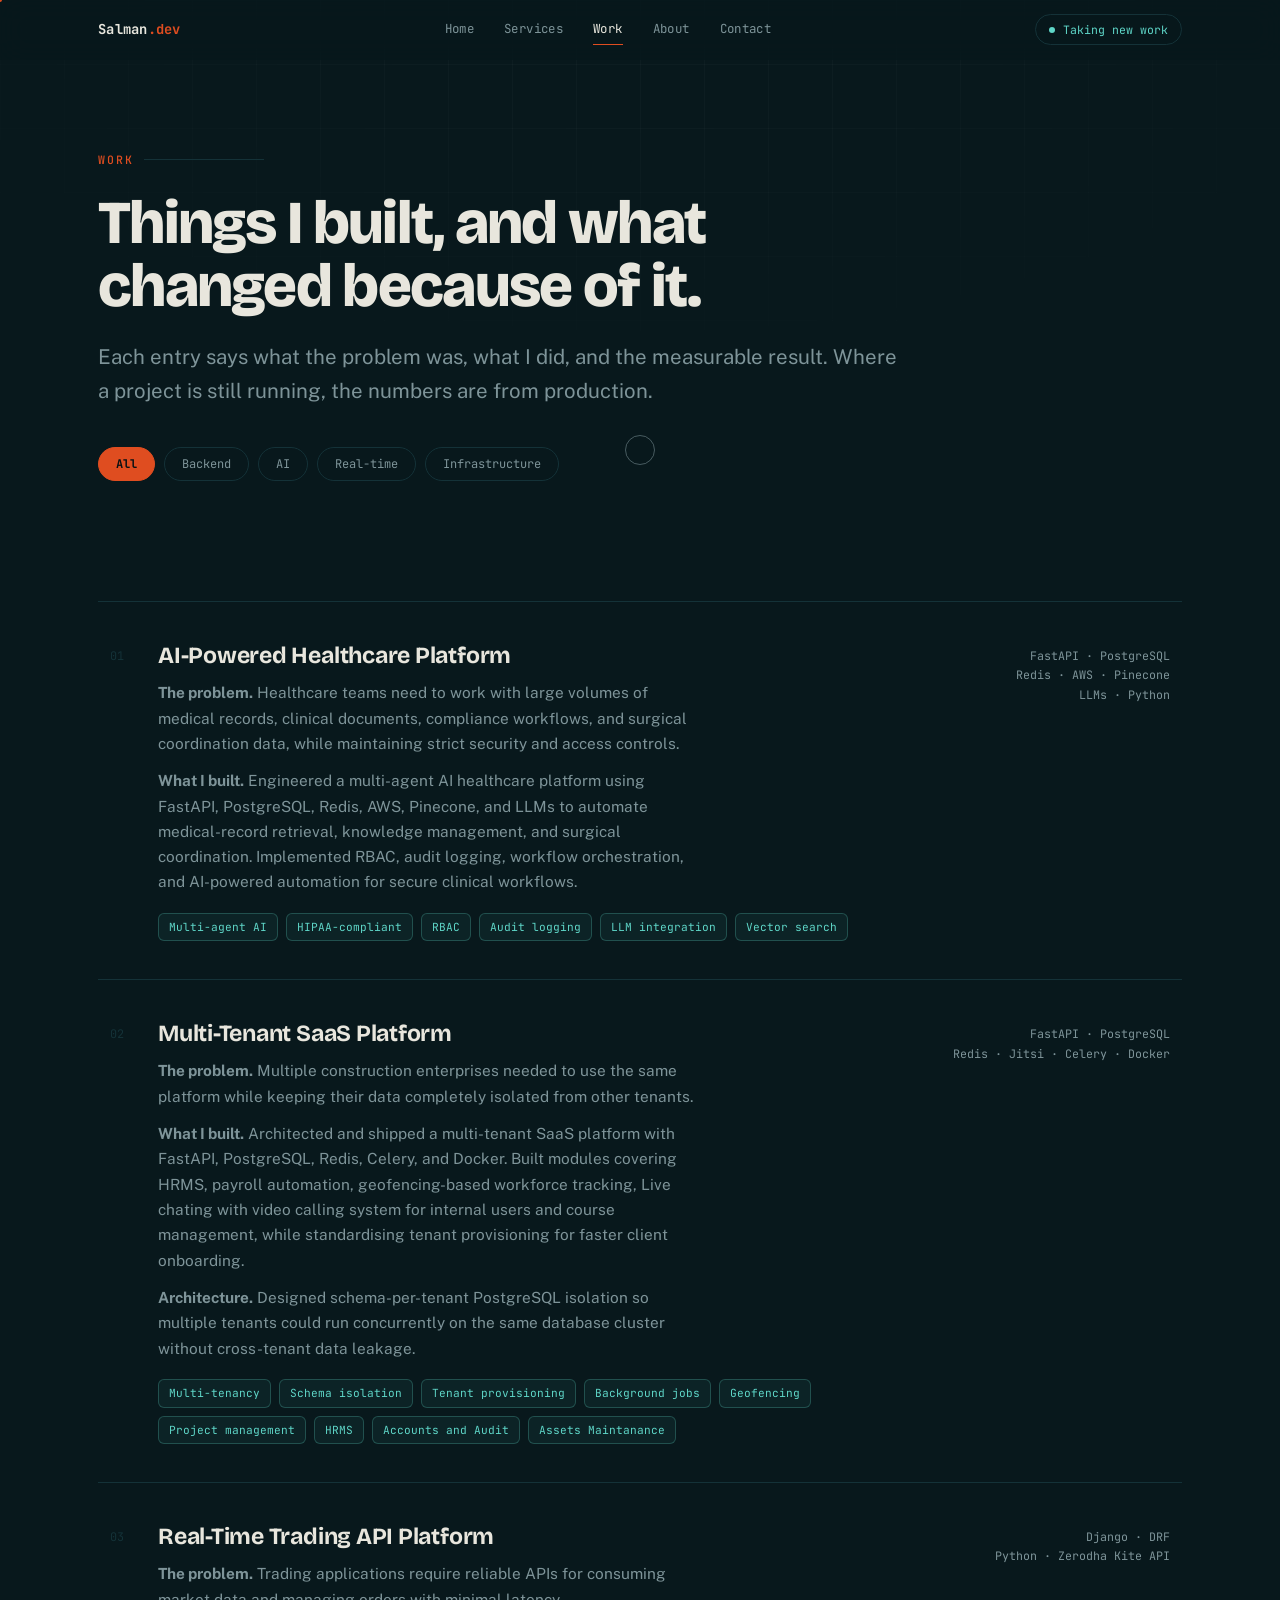
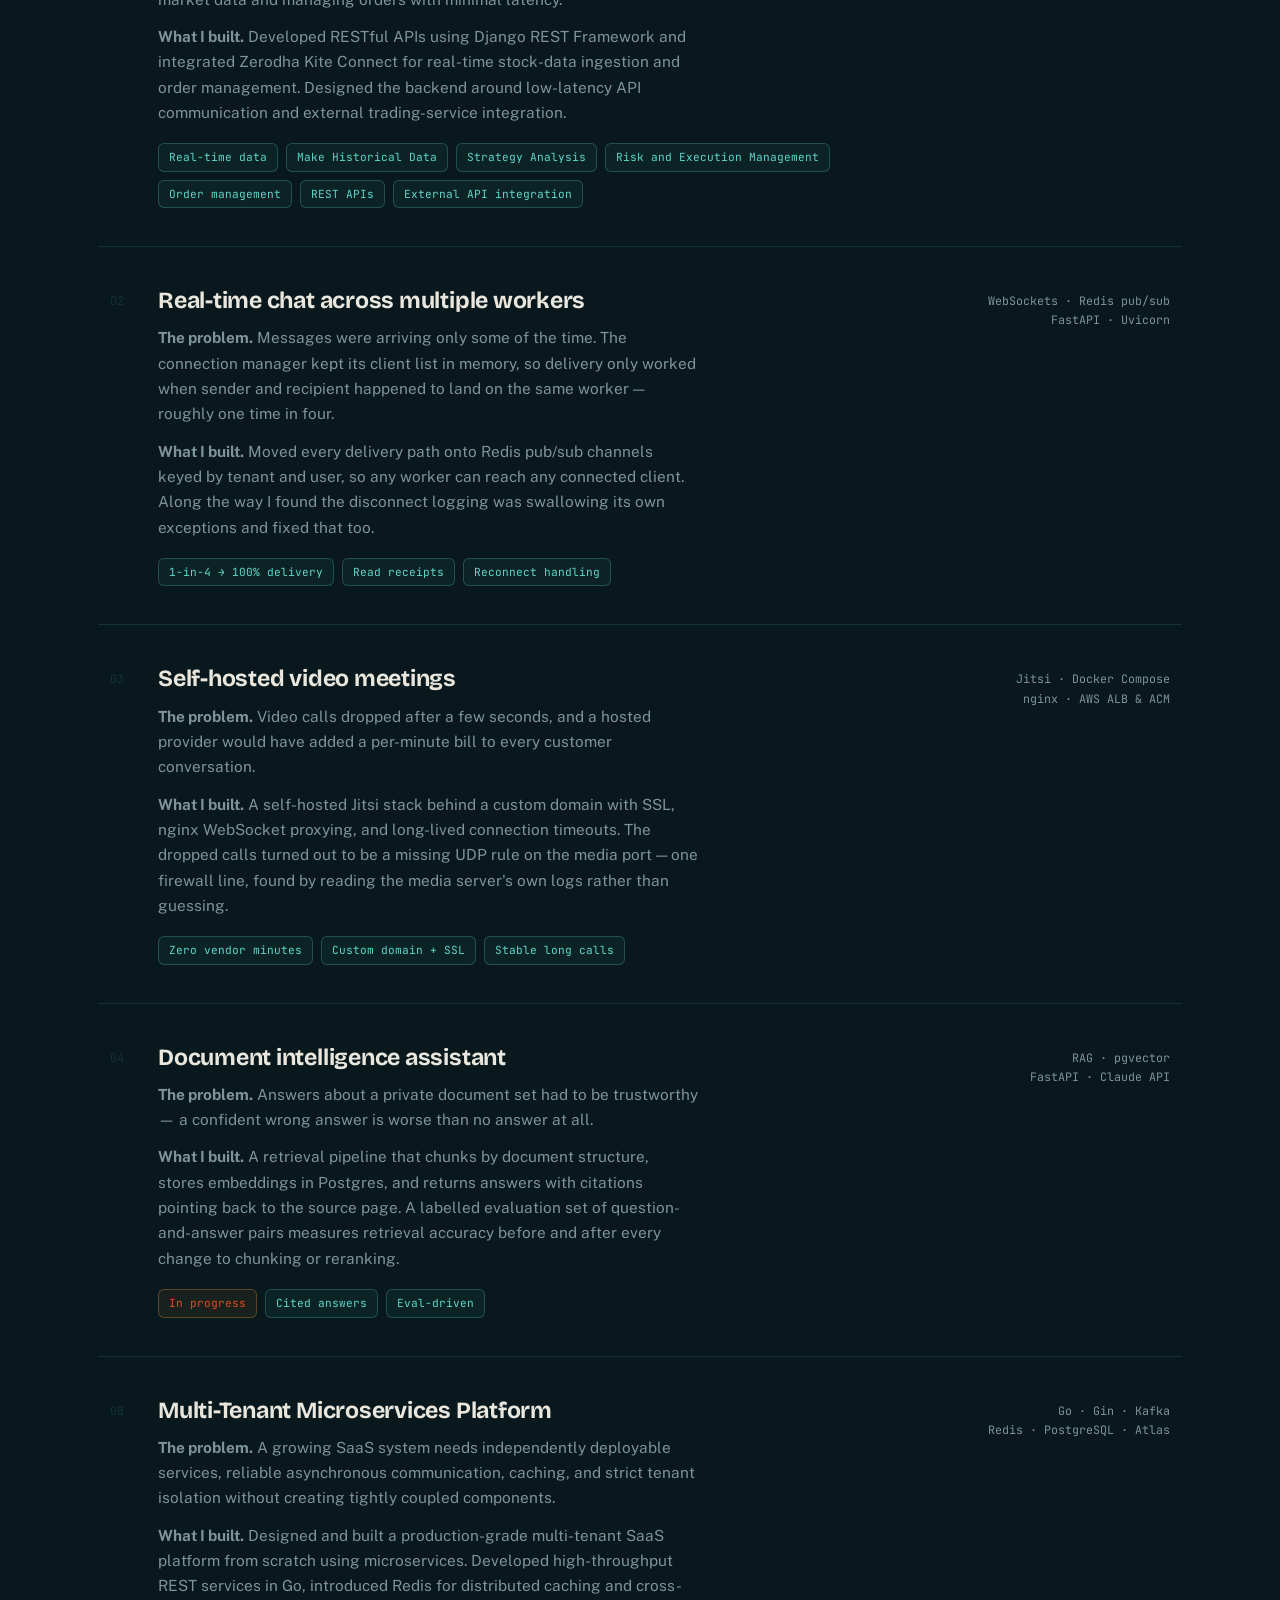
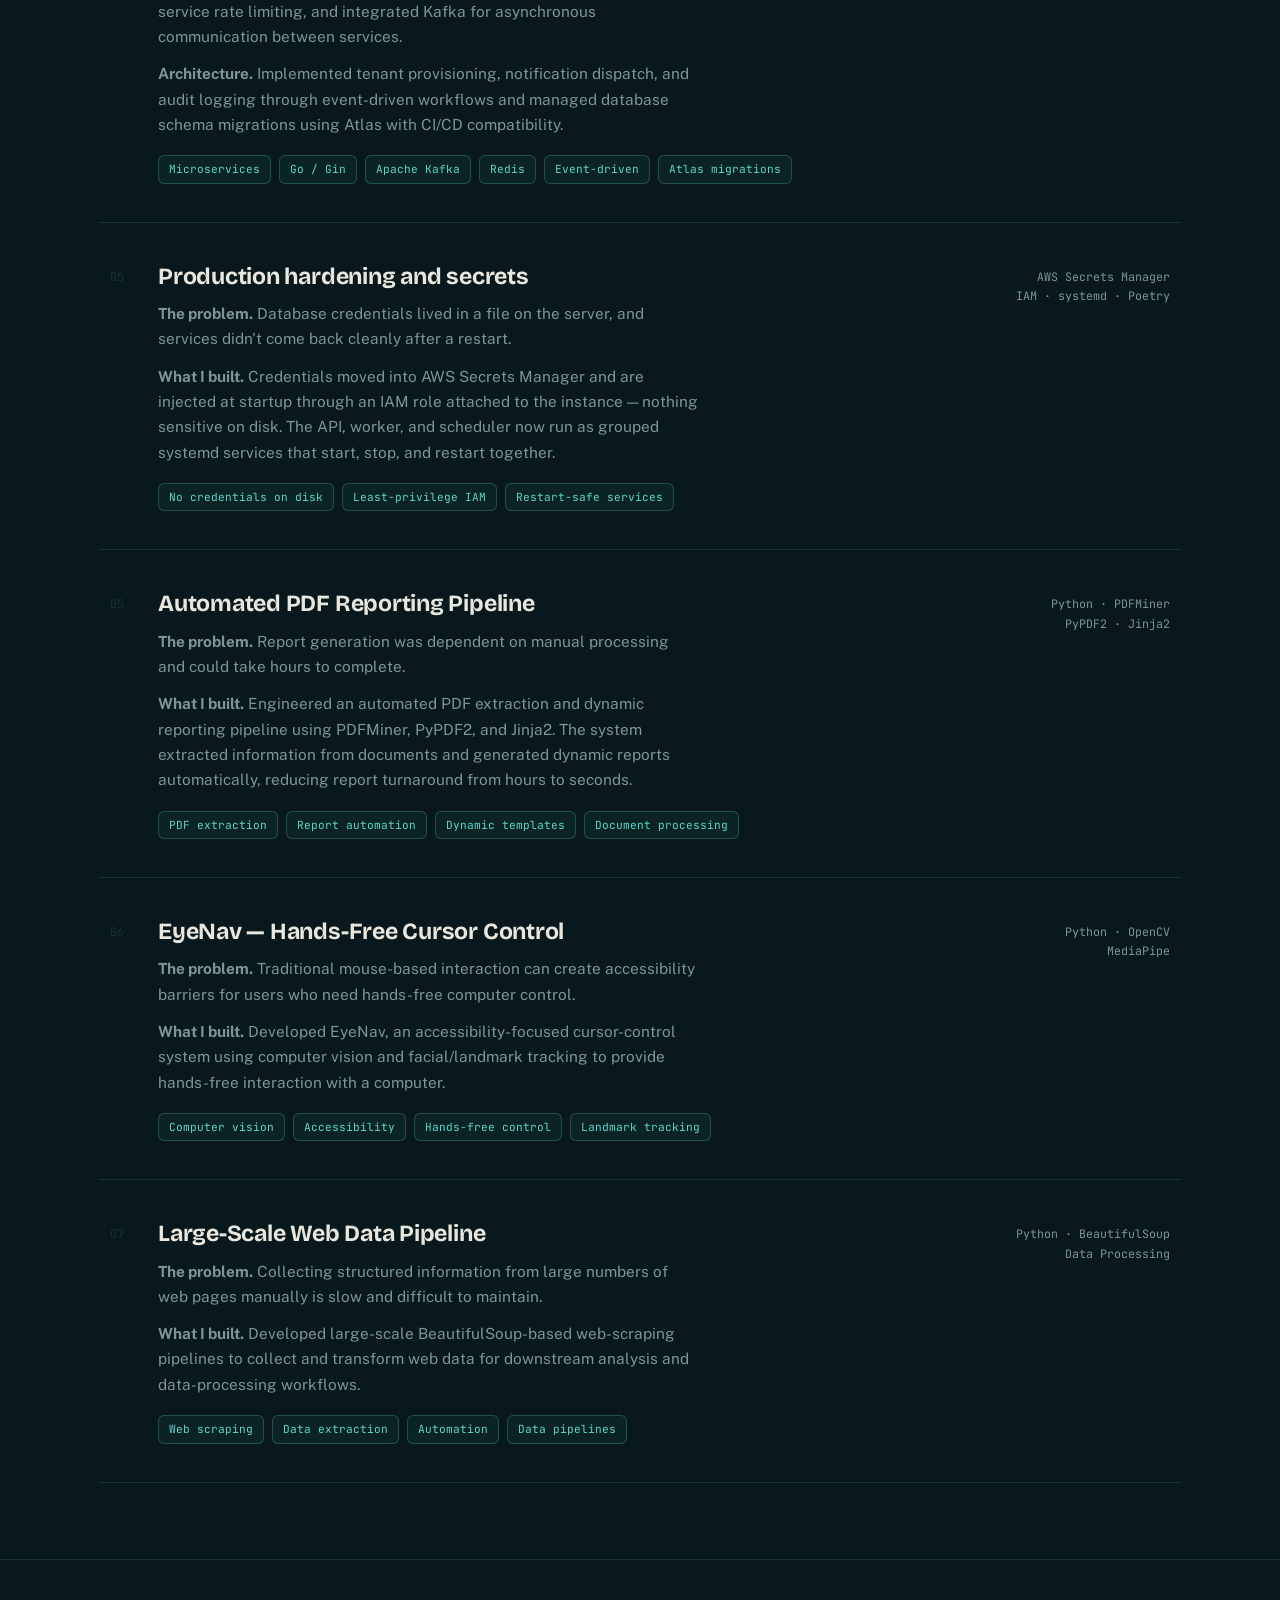
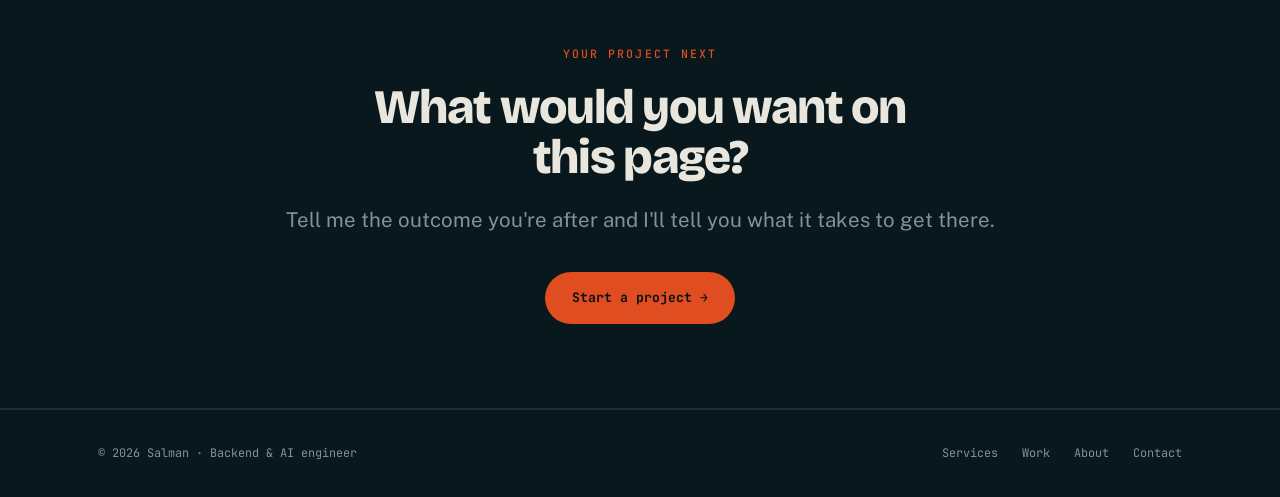
<file: work.html>
<!DOCTYPE html>
<html lang="en">

<head>
  <meta charset="UTF-8" />
  <meta name="viewport" content="width=device-width, initial-scale=1" />
  <title>Work — Salman</title>
  <meta name="description"
    content="Multi-tenant SaaS, real-time chat and video, document intelligence, and infrastructure work — with the numbers behind each." />
  <link rel="preconnect" href="https://fonts.googleapis.com" />
  <link rel="preconnect" href="https://fonts.gstatic.com" crossorigin />
  <link
    href="https://fonts.googleapis.com/css2?family=Bricolage+Grotesque:opsz,wght@12..96,500;12..96,700;12..96,800&family=Public+Sans:wght@400;500;600&family=JetBrains+Mono:wght@400;500;700&display=swap"
    rel="stylesheet" />
  <link rel="stylesheet" href="assets/css/style.css" />
</head>

<body>

  <a href="#main" class="skip">Skip to content</a>

  <nav class="nav" id="nav">
    <div class="nav__inner">
      <a href="index.html" class="brand">Salman<span>.dev</span></a>
      <div class="nav__links">
        <a href="index.html">Home</a>
        <a href="services.html">Services</a>
        <a href="work.html" aria-current="page">Work</a>
        <a href="about.html">About</a>
        <a href="contact.html">Contact</a>
      </div>
      <div class="status"><span class="dot"></span> Taking new work</div>
      <button class="nav__toggle" id="navToggle" aria-expanded="false" aria-controls="navPanel"
        aria-label="Open menu"><span></span><span></span></button>
    </div>
    <div class="nav__panel" id="navPanel">
      <a href="index.html">Home</a>
      <a href="services.html">Services</a>
      <a href="work.html" aria-current="page">Work</a>
      <a href="about.html">About</a>
      <a href="contact.html">Contact</a>
    </div>
  </nav>

  <main id="main">

    <header class="page-head">
      <div class="wrap">
        <p class="eyebrow">Work</p>
        <h1>Things I built, and what changed because of it.</h1>
        <p class="lede">Each entry says what the problem was, what I did, and the measurable result. Where a project is
          still running, the numbers are from production.</p>

        <div class="filters">
          <button class="filter is-on" data-filter="all">All</button>
          <button class="filter" data-filter="backend">Backend</button>
          <button class="filter" data-filter="ai">AI</button>
          <button class="filter" data-filter="realtime">Real-time</button>
          <button class="filter" data-filter="infra">Infrastructure</button>
        </div>
      </div>
    </header>

    <!-- EDIT:WORK — replace these with your own. Keep the numbers;
     they are the most persuasive part of any engineering portfolio.
     data-cat drives the filter buttons above. -->
    <section class="section--tight">
      <div class="wrap">
        <div class="work">

          <article class="proj reveal" data-cat="backend ai aws">
            <span class="proj__idx">01</span>
            <div>
              <h3>AI-Powered Healthcare Platform</h3>
          
              <p>
                <strong>The problem.</strong>
                Healthcare teams need to work with large volumes of medical records,
                clinical documents, compliance workflows, and surgical coordination data,
                while maintaining strict security and access controls.
              </p>
          
              <p>
                <strong>What I built.</strong>
                Engineered a multi-agent AI healthcare platform using FastAPI,
                PostgreSQL, Redis, AWS, Pinecone, and LLMs to automate medical-record
                retrieval, knowledge management, and surgical coordination. Implemented
                RBAC, audit logging, workflow orchestration, and AI-powered automation
                for secure clinical workflows.
              </p>
          
              <div class="proj__meta">
                <span class="chip">Multi-agent AI</span>
                <span class="chip">HIPAA-compliant</span>
                <span class="chip">RBAC</span>
                <span class="chip">Audit logging</span>
                <span class="chip">LLM integration</span>
                <span class="chip">Vector search</span>
              </div>
            </div>
          
            <span class="proj__stack">
              FastAPI · PostgreSQL<br>
              Redis · AWS · Pinecone<br>
              LLMs · Python
            </span>
          </article>

          <article class="proj reveal" data-cat="backend saas infra">
            <span class="proj__idx">02</span>
            <div>
              <h3>Multi-Tenant SaaS Platform</h3>
          
              <p>
                <strong>The problem.</strong>
                Multiple construction enterprises needed to use the same platform
                while keeping their data completely isolated from other tenants.
              </p>
          
              <p>
                <strong>What I built.</strong>
                Architected and shipped a multi-tenant SaaS platform with FastAPI,
                PostgreSQL, Redis, Celery, and Docker. Built modules covering HRMS,
                payroll automation, geofencing-based workforce tracking, Live chating with video calling system for internal users and
                course management, while standardising tenant provisioning for
                faster client onboarding.
              </p>
          
              <p>
                <strong>Architecture.</strong>
                Designed schema-per-tenant PostgreSQL isolation so multiple tenants
                could run concurrently on the same database cluster without
                cross-tenant data leakage.
              </p>
          
              <div class="proj__meta">
                <span class="chip">Multi-tenancy</span>
                <span class="chip">Schema isolation</span>
                <span class="chip">Tenant provisioning</span>
                <span class="chip">Background jobs</span>
                <span class="chip">Geofencing</span>
                <span class="chip">Project management</span>
                <span class="chip">HRMS</span>
                <span class="chip">Accounts and Audit</span>
                <span class="chip">Assets Maintanance</span>
              </div>
            </div>
          
            <span class="proj__stack">
              FastAPI · PostgreSQL<br>
              Redis · Jitsi · Celery · Docker
            </span>
          </article>

          <article class="proj reveal" data-cat="backend trading">
            <span class="proj__idx">03</span>
            <div>
              <h3>Real-Time Trading API Platform</h3>
          
              <p>
                <strong>The problem.</strong>
                Trading applications require reliable APIs for consuming market data
                and managing orders with minimal latency.
              </p>
          
              <p>
                <strong>What I built.</strong>
                Developed RESTful APIs using Django REST Framework and integrated
                Zerodha Kite Connect for real-time stock-data ingestion and order
                management. Designed the backend around low-latency API communication
                and external trading-service integration.
              </p>
          
              <div class="proj__meta">
                <span class="chip">Real-time data</span>
                <span class="chip">Make Historical Data</span>
                <span class="chip">Strategy Analysis</span>
                <span class="chip">Risk and Execution Management</span>
                <span class="chip">Order management</span>
                <span class="chip">REST APIs</span>
                <span class="chip">External API integration</span>
              </div>
            </div>
          
            <span class="proj__stack">
              Django · DRF<br>
              Python · Zerodha Kite API
            </span>
          </article>

          <article class="proj reveal" data-cat="realtime backend">
            <span class="proj__idx">02</span>
            <div>
              <h3>Real-time chat across multiple workers</h3>
              <p><strong>The problem.</strong> Messages were arriving only some of the time. The connection manager kept
                its client list in memory, so delivery only worked when sender and recipient happened to land on the
                same worker — roughly one time in four.</p>
              <p><strong>What I built.</strong> Moved every delivery path onto Redis pub/sub channels keyed by tenant
                and user, so any worker can reach any connected client. Along the way I found the disconnect logging was
                swallowing its own exceptions and fixed that too.</p>
              <div class="proj__meta">
                <span class="chip">1-in-4 → 100% delivery</span>
                <span class="chip">Read receipts</span>
                <span class="chip">Reconnect handling</span>
              </div>
            </div>
            <span class="proj__stack">WebSockets · Redis pub/sub<br>FastAPI · Uvicorn</span>
          </article>

          <article class="proj reveal" data-cat="realtime infra">
            <span class="proj__idx">03</span>
            <div>
              <h3>Self-hosted video meetings</h3>
              <p><strong>The problem.</strong> Video calls dropped after a few seconds, and a hosted provider would have
                added a per-minute bill to every customer conversation.</p>
              <p><strong>What I built.</strong> A self-hosted Jitsi stack behind a custom domain with SSL, nginx
                WebSocket proxying, and long-lived connection timeouts. The dropped calls turned out to be a missing UDP
                rule on the media port — one firewall line, found by reading the media server's own logs rather than
                guessing.</p>
              <div class="proj__meta">
                <span class="chip">Zero vendor minutes</span>
                <span class="chip">Custom domain + SSL</span>
                <span class="chip">Stable long calls</span>
              </div>
            </div>
            <span class="proj__stack">Jitsi · Docker Compose<br>nginx · AWS ALB &amp; ACM</span>
          </article>

          <article class="proj reveal" data-cat="ai backend">
            <span class="proj__idx">04</span>
            <div>
              <h3>Document intelligence assistant</h3>
              <p><strong>The problem.</strong> Answers about a private document set had to be trustworthy — a confident
                wrong answer is worse than no answer at all.</p>
              <p><strong>What I built.</strong> A retrieval pipeline that chunks by document structure, stores
                embeddings in Postgres, and returns answers with citations pointing back to the source page. A labelled
                evaluation set of question-and-answer pairs measures retrieval accuracy before and after every change to
                chunking or reranking.</p>
              <div class="proj__meta">
                <span class="chip chip--wip">In progress</span>
                <span class="chip">Cited answers</span>
                <span class="chip">Eval-driven</span>
              </div>
            </div>
            <span class="proj__stack">RAG · pgvector<br>FastAPI · Claude API</span>
          </article>

          <article class="proj reveal" data-cat="backend distributed go">
            <span class="proj__idx">08</span>
            <div>
              <h3>Multi-Tenant Microservices Platform</h3>
          
              <p>
                <strong>The problem.</strong>
                A growing SaaS system needs independently deployable services,
                reliable asynchronous communication, caching, and strict tenant
                isolation without creating tightly coupled components.
              </p>
          
              <p>
                <strong>What I built.</strong>
                Designed and built a production-grade multi-tenant SaaS platform
                from scratch using microservices. Developed high-throughput REST
                services in Go, introduced Redis for distributed caching and
                cross-service rate limiting, and integrated Kafka for asynchronous
                communication between services.
              </p>
          
              <p>
                <strong>Architecture.</strong>
                Implemented tenant provisioning, notification dispatch, and audit
                logging through event-driven workflows and managed database schema
                migrations using Atlas with CI/CD compatibility.
              </p>
          
              <div class="proj__meta">
                <span class="chip">Microservices</span>
                <span class="chip">Go / Gin</span>
                <span class="chip">Apache Kafka</span>
                <span class="chip">Redis</span>
                <span class="chip">Event-driven</span>
                <span class="chip">Atlas migrations</span>
              </div>
            </div>
          
            <span class="proj__stack">
              Go · Gin · Kafka<br>
              Redis · PostgreSQL · Atlas
            </span>
          </article>

          <article class="proj reveal" data-cat="infra backend">
            <span class="proj__idx">05</span>
            <div>
              <h3>Production hardening and secrets</h3>
              <p><strong>The problem.</strong> Database credentials lived in a file on the server, and services didn't
                come back cleanly after a restart.</p>
              <p><strong>What I built.</strong> Credentials moved into AWS Secrets Manager and are injected at startup
                through an IAM role attached to the instance — nothing sensitive on disk. The API, worker, and scheduler
                now run as grouped systemd services that start, stop, and restart together.</p>
              <div class="proj__meta">
                <span class="chip">No credentials on disk</span>
                <span class="chip">Least-privilege IAM</span>
                <span class="chip">Restart-safe services</span>
              </div>
            </div>
            <span class="proj__stack">AWS Secrets Manager<br>IAM · systemd · Poetry</span>
          </article>

          <article class="proj reveal" data-cat="backend automation">
            <span class="proj__idx">05</span>
            <div>
              <h3>Automated PDF Reporting Pipeline</h3>
          
              <p>
                <strong>The problem.</strong>
                Report generation was dependent on manual processing and could take
                hours to complete.
              </p>
          
              <p>
                <strong>What I built.</strong>
                Engineered an automated PDF extraction and dynamic reporting pipeline
                using PDFMiner, PyPDF2, and Jinja2. The system extracted information
                from documents and generated dynamic reports automatically, reducing
                report turnaround from hours to seconds.
              </p>
          
              <div class="proj__meta">
                <span class="chip">PDF extraction</span>
                <span class="chip">Report automation</span>
                <span class="chip">Dynamic templates</span>
                <span class="chip">Document processing</span>
              </div>
            </div>
          
            <span class="proj__stack">
              Python · PDFMiner<br>
              PyPDF2 · Jinja2
            </span>
          </article>

          <article class="proj reveal" data-cat="ai computer-vision">
            <span class="proj__idx">06</span>
            <div>
              <h3>EyeNav — Hands-Free Cursor Control</h3>
          
              <p>
                <strong>The problem.</strong>
                Traditional mouse-based interaction can create accessibility barriers
                for users who need hands-free computer control.
              </p>
          
              <p>
                <strong>What I built.</strong>
                Developed EyeNav, an accessibility-focused cursor-control system using
                computer vision and facial/landmark tracking to provide hands-free
                interaction with a computer.
              </p>
          
              <div class="proj__meta">
                <span class="chip">Computer vision</span>
                <span class="chip">Accessibility</span>
                <span class="chip">Hands-free control</span>
                <span class="chip">Landmark tracking</span>
              </div>
            </div>
          
            <span class="proj__stack">
              Python · OpenCV<br>
              MediaPipe
            </span>
          </article>

          <article class="proj reveal" data-cat="data automation">
            <span class="proj__idx">07</span>
            <div>
              <h3>Large-Scale Web Data Pipeline</h3>
          
              <p>
                <strong>The problem.</strong>
                Collecting structured information from large numbers of web pages
                manually is slow and difficult to maintain.
              </p>
          
              <p>
                <strong>What I built.</strong>
                Developed large-scale BeautifulSoup-based web-scraping pipelines
                to collect and transform web data for downstream analysis and
                data-processing workflows.
              </p>
          
              <div class="proj__meta">
                <span class="chip">Web scraping</span>
                <span class="chip">Data extraction</span>
                <span class="chip">Automation</span>
                <span class="chip">Data pipelines</span>
              </div>
            </div>
          
            <span class="proj__stack">
              Python · BeautifulSoup<br>
              Data Processing
            </span>
          </article>

        </div>

        <p id="workEmpty" hidden
          style="font-family:var(--mono); font-size:.85rem; color:var(--muted); padding:44px 12px;">
          No projects in that category yet. Try another filter.
        </p>
      </div>
    </section>

    <section class="band">
      <div class="wrap">
        <p class="eyebrow reveal">Your project next</p>
        <h2 class="reveal">What would you want on this page?</h2>
        <p class="lede reveal">Tell me the outcome you're after and I'll tell you what it takes to get there.</p>
        <div class="cta-row reveal"><a href="contact.html" class="btn btn--solid">Start a project →</a></div>
      </div>
    </section>

  </main>

  <footer class="footer">
    <div class="wrap footer__inner">
      <p>© <span class="year"></span> Salman · Backend &amp; AI engineer</p>
      <div class="footer__links">
        <a href="services.html">Services</a><a href="work.html">Work</a><a href="about.html">About</a><a
          href="contact.html">Contact</a>
      </div>
    </div>
  </footer>

  <script src="assets/js/main.js"></script>
</body>

</html>
</file>
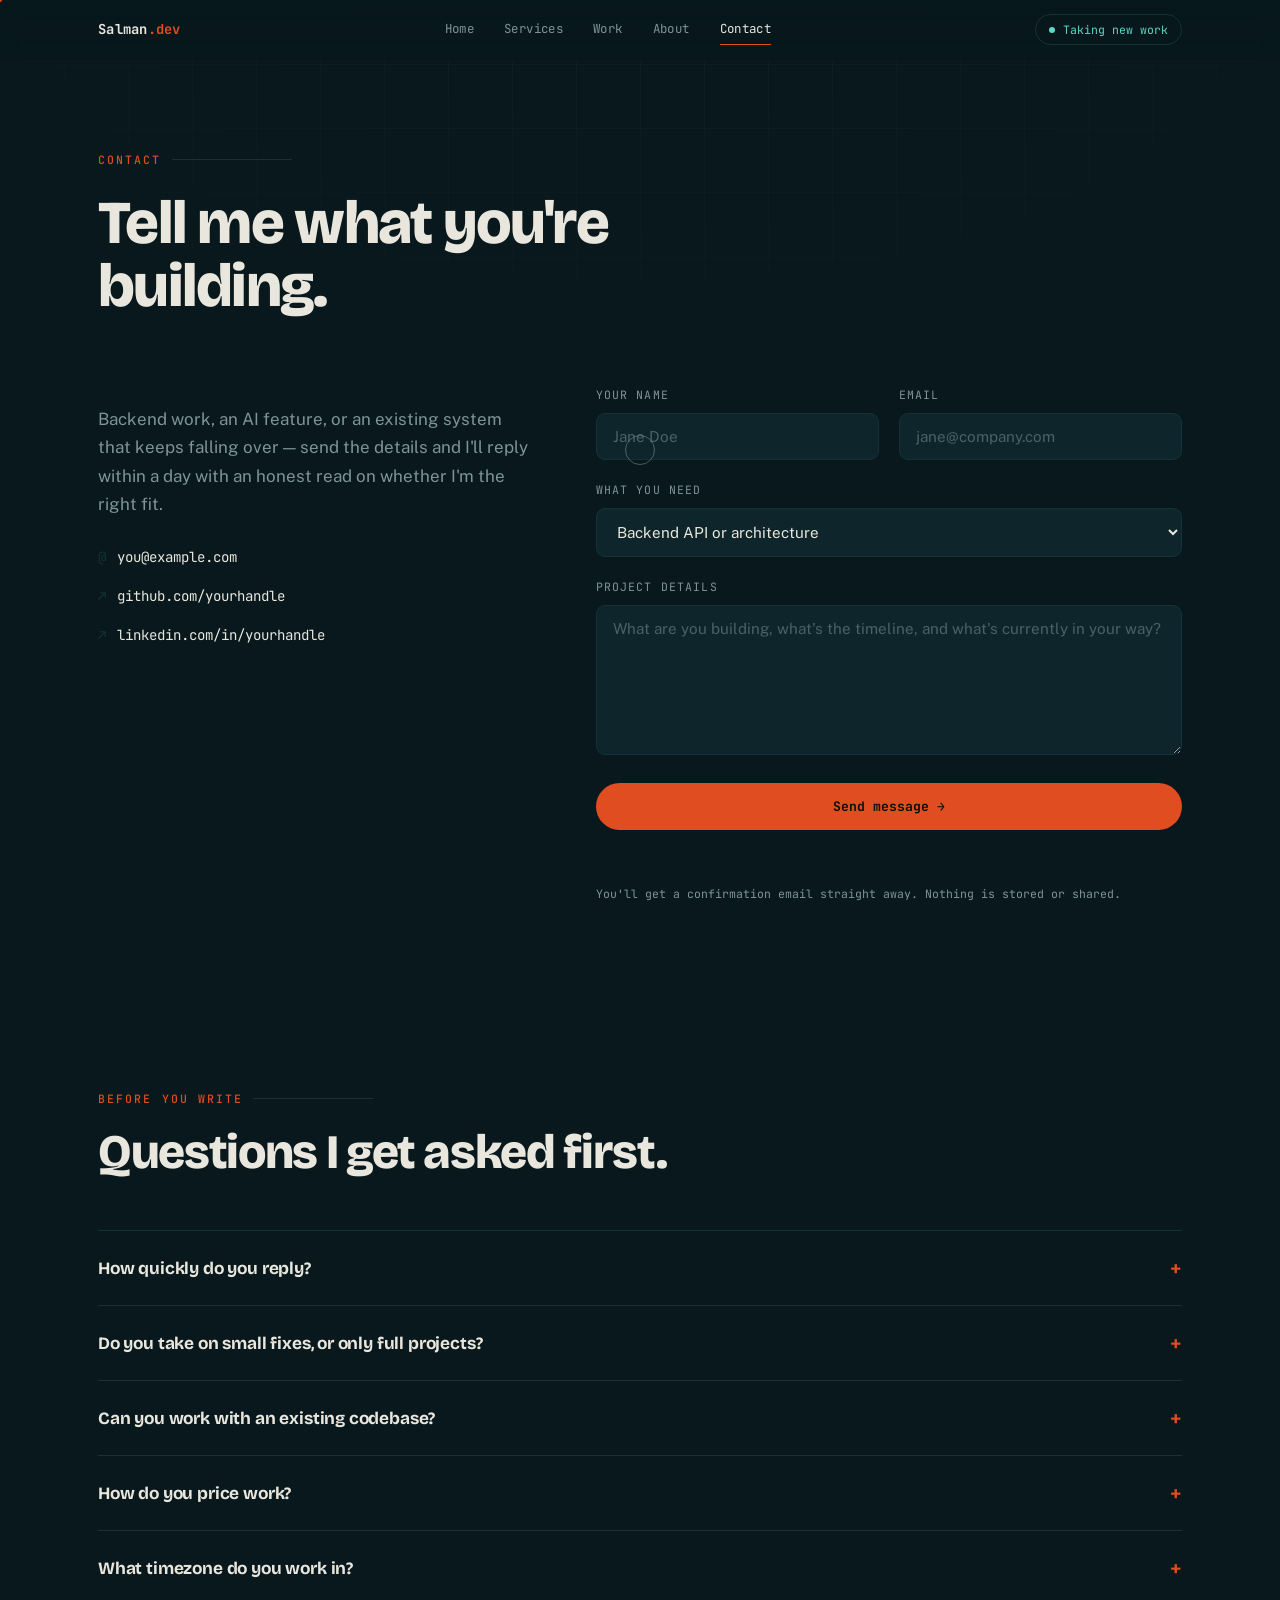
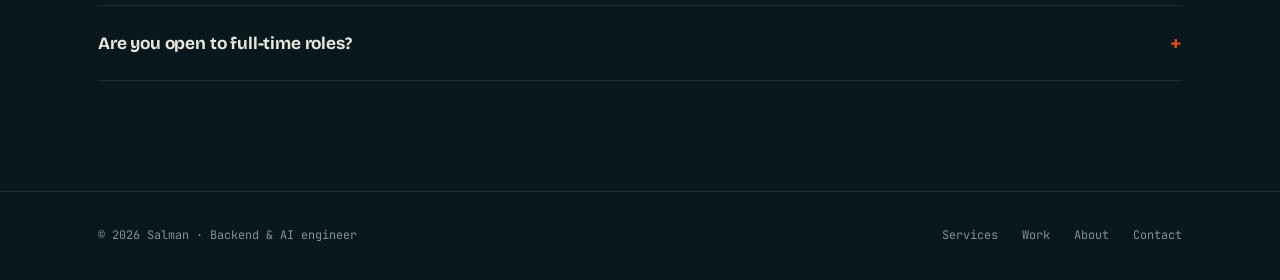
<file: frontend/contact.html>
<!DOCTYPE html>
<html lang="en">
<head>
<meta charset="UTF-8" />
<meta name="viewport" content="width=device-width, initial-scale=1" />
<title>Contact — Salman</title>
<meta name="description" content="Tell me what you're building. Backend work, AI features, or a system that keeps falling over — I reply within a day." />
<link rel="preconnect" href="https://fonts.googleapis.com" />
<link rel="preconnect" href="https://fonts.gstatic.com" crossorigin />
<link href="https://fonts.googleapis.com/css2?family=Bricolage+Grotesque:opsz,wght@12..96,500;12..96,700;12..96,800&family=Public+Sans:wght@400;500;600&family=JetBrains+Mono:wght@400;500;700&display=swap" rel="stylesheet" />
<link rel="stylesheet" href="assets/css/style.css" />
</head>
<body>

<a href="#main" class="skip">Skip to content</a>

<nav class="nav" id="nav">
  <div class="nav__inner">
    <a href="index.html" class="brand">Salman<span>.dev</span></a>
    <div class="nav__links">
      <a href="index.html">Home</a>
      <a href="services.html">Services</a>
      <a href="work.html">Work</a>
      <a href="about.html">About</a>
      <a href="contact.html" aria-current="page">Contact</a>
    </div>
    <div class="status"><span class="dot"></span> Taking new work</div>
    <button class="nav__toggle" id="navToggle" aria-expanded="false" aria-controls="navPanel" aria-label="Open menu"><span></span><span></span></button>
  </div>
  <div class="nav__panel" id="navPanel">
    <a href="index.html">Home</a>
    <a href="services.html">Services</a>
    <a href="work.html">Work</a>
    <a href="about.html">About</a>
    <a href="contact.html" aria-current="page">Contact</a>
  </div>
</nav>

<main id="main">

<header class="page-head">
  <div class="wrap">
    <p class="eyebrow">Contact</p>
    <h1>Tell me what you're building.</h1>
  </div>
</header>

<section class="section--tight" style="padding-top:44px;">
  <div class="wrap contact">

    <div class="contact__aside reveal">
      <p>Backend work, an AI feature, or an existing system that keeps falling over — send the details and I'll reply within a day with an honest read on whether I'm the right fit.</p>
      <div class="contact__direct">
        <!-- EDIT:EMAIL — your real address -->
        <a href="mailto:you@example.com"><span>@</span> you@example.com</a>
        <!-- EDIT:LINKS -->
        <a href="https://github.com/yourhandle" target="_blank" rel="noopener"><span>↗</span> github.com/yourhandle</a>
        <a href="https://linkedin.com/in/yourhandle" target="_blank" rel="noopener"><span>↗</span> linkedin.com/in/yourhandle</a>
      </div>
    </div>

    <!-- EDIT:FORM — set API_URL in section 6 of assets/js/main.js -->
    <div class="reveal">
      <div class="field-row">
        <div class="field">
          <label for="name">Your name</label>
          <input type="text" id="name" autocomplete="name" placeholder="Jane Doe" />
        </div>
        <div class="field">
          <label for="email">Email</label>
          <input type="email" id="email" autocomplete="email" placeholder="jane@company.com" />
        </div>
      </div>

      <div class="field">
        <label for="kind">What you need</label>
        <select id="kind">
          <option>Backend API or architecture</option>
          <option>AI / LLM feature</option>
          <option>Real-time chat or video</option>
          <option>Fixing an existing system</option>
          <option>Something else</option>
        </select>
      </div>

      <div class="field">
        <label for="msg">Project details</label>
        <textarea id="msg" placeholder="What are you building, what's the timeline, and what's currently in your way?"></textarea>
      </div>

      <!-- Honeypot: hidden from people, irresistible to bots.
           Anything typed here means the submission is automated. -->
      <div class="hp" aria-hidden="true">
        <label for="company">Company</label>
        <input type="text" id="company" name="company" tabindex="-1" autocomplete="off" />
      </div>

      <button class="btn btn--solid" id="send" style="width:100%; justify-content:center;">Send message →</button>
      <p class="form__status" id="status" role="status"></p>
      <p class="form__note">You'll get a confirmation email straight away. Nothing is stored or shared.</p>
    </div>

  </div>
</section>

<!-- FAQ -->
<section class="section">
  <div class="wrap">
    <p class="eyebrow reveal">Before you write</p>
    <h2 class="reveal" style="margin-top:20px;">Questions I get asked first.</h2>

    <div class="faq">
      <div class="faq__item reveal">
        <button class="faq__q" aria-expanded="false">How quickly do you reply?</button>
        <div class="faq__a"><p>Within one working day, always. If I'm not the right person for the job I'll say so in that first reply rather than leaving you waiting — and I'll point you somewhere better if I can.</p></div>
      </div>
      <div class="faq__item reveal">
        <button class="faq__q" aria-expanded="false">Do you take on small fixes, or only full projects?</button>
        <div class="faq__a"><p>Both. Some of the most useful work is a two-day investigation into why something intermittently fails. If the problem is well-defined, size isn't the deciding factor.</p></div>
      </div>
      <div class="faq__item reveal">
        <button class="faq__q" aria-expanded="false">Can you work with an existing codebase?</button>
        <div class="faq__a"><p>Yes, and most of my work is exactly that. I'll spend the first day reading before touching anything, then send you a short note on what I found — including the parts you may not want to hear.</p></div>
      </div>
      <div class="faq__item reveal">
        <button class="faq__q" aria-expanded="false">How do you price work?</button>
        <div class="faq__a"><p>Fixed price per milestone once the scope is clear, so you're never watching a meter. For open-ended investigation work I'll agree a capped number of days up front.</p></div>
      </div>
      <div class="faq__item reveal">
        <button class="faq__q" aria-expanded="false">What timezone do you work in?</button>
        <div class="faq__a"><p>India Standard Time, based in Mumbai. I keep a few hours of overlap with European mornings and US mornings, and I'm happy to schedule calls outside my usual hours when it matters.</p></div>
      </div>
      <div class="faq__item reveal">
        <button class="faq__q" aria-expanded="false">Are you open to full-time roles?</button>
        <div class="faq__a"><p>For the right team, yes. Mention it in your message and tell me what the engineering culture is actually like — not what the job description says it is.</p></div>
      </div>
    </div>
  </div>
</section>

</main>

<footer class="footer">
  <div class="wrap footer__inner">
    <p>© <span class="year"></span> Salman · Backend &amp; AI engineer</p>
    <div class="footer__links">
      <a href="services.html">Services</a><a href="work.html">Work</a><a href="about.html">About</a><a href="contact.html">Contact</a>
    </div>
  </div>
</footer>

<script src="assets/js/main.js"></script>
</body>
</html>
</file>
<file: assets/css/style.css>
/* ============================================================
    Salman — portfolio stylesheet
   Loaded by every page. Sections:
     1. Tokens      6. Services
     2. Base        7. Work
     3. Nav         8. About
     4. Hero        9. Contact
     5. Trace      10. Footer / pointer / responsive
   ============================================================ */

/* ============================================================
   1. TOKENS
   ============================================================ */
:root{
  --ink:      #08181C;   /* deep teal ground   */
  --ink-2:    #0E262B;   /* raised surface     */
  --ink-3:    #143238;   /* borders / tracks   */
  --bone:     #E8E6DD;   /* warm off-white     */
  --muted:    #7E9499;   /* dimmed text        */
  --amber:    #df4d20;   /* primary signal     */
  --mint:     #5FD6C8;   /* success / latency  */

  --display: "Bricolage Grotesque", "Trebuchet MS", sans-serif;
  --body:    "Public Sans", -apple-system, BlinkMacSystemFont, "Segoe UI", sans-serif;
  --mono:    "JetBrains Mono", ui-monospace, "SF Mono", Menlo, monospace;

  --maxw: 1140px;
  --gutter: 28px;
  --radius: 14px;
  --ease: cubic-bezier(.22,.61,.36,1);
}

/* ============================================================
   2. BASE
   ============================================================ */
*{ box-sizing:border-box; margin:0; padding:0; }
html{ scroll-behavior:smooth; }

body{
  background:var(--ink);
  color:var(--bone);
  font-family:var(--body);
  font-size:17px;
  line-height:1.65;
  -webkit-font-smoothing:antialiased;
  overflow-x:hidden;
}

body::before{
  content:"";
  position:fixed; inset:0; z-index:0; pointer-events:none;
  background-image:
    linear-gradient(to right, rgba(255,255,255,.022) 1px, transparent 1px),
    linear-gradient(to bottom, rgba(255,255,255,.022) 1px, transparent 1px);
  background-size:64px 64px;
  mask-image:radial-gradient(ellipse 90% 60% at 50% 0%, #000 20%, transparent 75%);
}

a{ color:inherit; text-decoration:none; }
img{ max-width:100%; display:block; }

.wrap{ width:100%; max-width:var(--maxw); margin:0 auto; padding:0 var(--gutter); position:relative; z-index:1; }
.section{ padding:110px 0; }
.section--tight{ padding:76px 0; }
.section--edge{ border-top:1px solid var(--ink-3); }

h1,h2,h3{ font-family:var(--display); font-weight:800; line-height:1.04; letter-spacing:-.028em; }
h1{ font-size:clamp(2.6rem, 6.4vw, 4.6rem); }
h2{ font-size:clamp(2rem, 4.2vw, 3rem); }
h3{ font-size:1.15rem; font-weight:700; letter-spacing:-.01em; line-height:1.3; }

.eyebrow{
  font-family:var(--mono); font-size:.72rem; font-weight:500;
  letter-spacing:.18em; text-transform:uppercase; color:var(--amber);
  display:flex; align-items:center; gap:10px;
}
.eyebrow::after{ content:""; height:1px; flex:1; background:var(--ink-3); max-width:120px; }

.lede{ font-size:clamp(1.05rem,1.9vw,1.28rem); color:var(--muted); max-width:62ch; }
.lede strong{ color:var(--bone); font-weight:600; }

.btn{
  font-family:var(--mono); font-size:.82rem; font-weight:500;
  padding:14px 26px; border-radius:100px; border:1px solid transparent;
  cursor:pointer; display:inline-flex; align-items:center; gap:9px;
  transition:transform .2s var(--ease), background .2s var(--ease),
             border-color .2s var(--ease), color .2s var(--ease);
}
.btn--solid{ background:var(--amber); color:#0A1114; font-weight:700; }
.btn--solid:hover{ transform:translateY(-2px); background:#FFB255; }
.btn--ghost{ border-color:var(--ink-3); color:var(--bone); }
.btn--ghost:hover{ border-color:var(--amber); color:var(--amber); transform:translateY(-2px); }
.btn:focus-visible{ outline:2px solid var(--mint); outline-offset:3px; }

.cta-row{ display:flex; flex-wrap:wrap; gap:14px; margin-top:34px; align-items:center; }

/* ============================================================
   3. NAV
   ============================================================ */
.nav{
  position:fixed; top:0; left:0; right:0; z-index:100;
  backdrop-filter:blur(14px); -webkit-backdrop-filter:blur(14px);
  background:rgba(8,24,28,.72);
  border-bottom:1px solid transparent;
  transition:border-color .3s var(--ease), background .3s var(--ease);
}
.nav.is-stuck{ border-bottom-color:var(--ink-3); background:rgba(8,24,28,.94); }
.nav__inner{
  max-width:var(--maxw); margin:0 auto; padding:14px var(--gutter);
  display:flex; align-items:center; justify-content:space-between; gap:20px;
}
.brand{ font-family:var(--mono); font-size:.86rem; font-weight:700; letter-spacing:.02em; }
.brand span{ color:var(--amber); }

.nav__links{ display:flex; align-items:center; gap:30px; }
.nav__links a{
  font-family:var(--mono); font-size:.78rem; color:var(--muted);
  letter-spacing:.03em; position:relative; transition:color .2s var(--ease);
}
.nav__links a:hover, .nav__links a:focus-visible{ color:var(--bone); }
.nav__links a::after{
  content:""; position:absolute; left:0; right:100%; bottom:-5px; height:1px;
  background:var(--amber); transition:right .3s var(--ease);
}
.nav__links a:hover::after{ right:0; }
/* the page you are on */
.nav__links a[aria-current="page"]{ color:var(--bone); }
.nav__links a[aria-current="page"]::after{ right:0; }

.status{
  display:flex; align-items:center; gap:8px;
  font-family:var(--mono); font-size:.72rem; color:var(--mint);
  border:1px solid var(--ink-3); border-radius:100px; padding:5px 13px;
  white-space:nowrap;
}
.dot{ width:6px; height:6px; border-radius:50%; background:var(--mint); animation:pulse 2.4s infinite; }
@keyframes pulse{
  0%{ box-shadow:0 0 0 0 rgba(95,214,200,.5); }
  70%{ box-shadow:0 0 0 7px rgba(95,214,200,0); }
  100%{ box-shadow:0 0 0 0 rgba(95,214,200,0); }
}

/* mobile menu */
.nav__toggle{
  display:none; width:40px; height:34px; background:none; cursor:pointer;
  border:1px solid var(--ink-3); border-radius:9px;
  flex-direction:column; align-items:center; justify-content:center; gap:5px;
}
.nav__toggle span{ display:block; width:16px; height:1.5px; background:var(--bone); transition:transform .3s var(--ease), opacity .3s var(--ease); }
.nav__toggle[aria-expanded="true"] span:nth-child(1){ transform:translateY(3.25px) rotate(45deg); }
.nav__toggle[aria-expanded="true"] span:nth-child(2){ transform:translateY(-3.25px) rotate(-45deg); }

.nav__panel{
  display:none; border-top:1px solid var(--ink-3); background:rgba(8,24,28,.98);
  padding:12px var(--gutter) 22px;
}
.nav__panel.is-open{ display:block; }
.nav__panel a{
  display:block; font-family:var(--mono); font-size:.9rem; color:var(--muted);
  padding:13px 0; border-bottom:1px solid var(--ink-3);
}
.nav__panel a[aria-current="page"]{ color:var(--amber); }

/* ============================================================
   4. PAGE HEADS
   ============================================================ */
.hero{ padding:170px 0 40px; }
.hero__grid{ display:grid; grid-template-columns:1fr; gap:44px; }
.hero h1{ margin:22px 0 24px; max-width:16ch; }
.hero h1 em{ font-style:normal; color:var(--amber); }

/* shorter head used on inner pages */
.page-head{ padding:150px 0 0; }
.page-head h1{ margin:22px 0 24px; max-width:18ch; font-size:clamp(2.3rem,5.4vw,3.8rem); }

/* ============================================================
   5. TRACE (home only)
   ============================================================ */
.trace{
  position:relative;
  border:1px solid var(--ink-3); border-radius:var(--radius);
  background:linear-gradient(180deg, var(--ink-2), rgba(14,38,43,.4));
  overflow:hidden;
}
.trace__bar{
  display:flex; align-items:center; gap:10px;
  padding:12px 18px; border-bottom:1px solid var(--ink-3);
  font-family:var(--mono); font-size:.74rem; color:var(--muted);
}
.trace__bar .lamp{ width:9px; height:9px; border-radius:50%; background:var(--ink-3); }
.trace__method{ color:var(--mint); font-weight:700; }
.trace__path{ color:var(--bone); }
.trace__total{ margin-left:auto; color:var(--amber); font-weight:700; font-variant-numeric:tabular-nums; }
.trace__rows{ padding:16px 18px 8px; }

.row{
  display:grid; grid-template-columns:minmax(120px,190px) 1fr 62px;
  align-items:center; gap:14px;
  padding:9px 10px; border-radius:8px; cursor:pointer;
  border:1px solid transparent; width:100%; text-align:left;
  background:none; color:inherit; font:inherit;
  transition:background .2s var(--ease), border-color .2s var(--ease);
}
.row:hover, .row.is-active{ background:rgba(240,160,60,.05); border-color:rgba(240,160,60,.22); }
.row:focus-visible{ outline:2px solid var(--mint); outline-offset:2px; }
.row__name{ font-family:var(--mono); font-size:.78rem; color:var(--muted); white-space:nowrap; overflow:hidden; text-overflow:ellipsis; transition:color .2s var(--ease); }
.row.is-lit .row__name, .row.is-active .row__name{ color:var(--bone); }
.row__track{ height:5px; border-radius:100px; background:var(--ink-3); overflow:hidden; }
.row__fill{ height:100%; width:0; border-radius:100px; background:linear-gradient(90deg, var(--mint), var(--amber)); transition:width .42s var(--ease); }
.row__ms{ font-family:var(--mono); font-size:.74rem; color:var(--muted); text-align:right; font-variant-numeric:tabular-nums; }
.row.is-lit .row__ms{ color:var(--mint); }

.trace__detail{
  border-top:1px solid var(--ink-3); padding:16px 20px;
  font-family:var(--mono); font-size:.79rem; color:var(--muted);
  min-height:62px; display:flex; align-items:center; gap:11px;
}
.trace__detail b{ color:var(--amber); font-weight:700; }

/* marquee strip */
.strip{ border-top:1px solid var(--ink-3); border-bottom:1px solid var(--ink-3); padding:16px 0; overflow:hidden; }
.strip__track{ display:flex; gap:52px; width:max-content; animation:slide 38s linear infinite; }
.strip__track span{ font-family:var(--mono); font-size:.8rem; color:var(--muted); white-space:nowrap; letter-spacing:.04em; }
.strip__track span::before{ content:"◆ "; color:var(--ink-3); }
@keyframes slide{ to{ transform:translateX(-50%); } }
.strip:hover .strip__track{ animation-play-state:paused; }

/* ============================================================
   6. SERVICES
   ============================================================ */
.grid-2{ display:grid; grid-template-columns:repeat(2,1fr); gap:20px; margin-top:52px; }

.card{
  position:relative; overflow:hidden;
  border:1px solid var(--ink-3); border-radius:var(--radius);
  padding:32px 28px; background:var(--ink-2);
  transition:border-color .3s var(--ease), transform .3s var(--ease);
}
.card:hover{ border-color:rgba(240,160,60,.35); transform:translateY(-3px); }
.card::after{
  content:""; position:absolute; inset:0 auto auto 0; width:100%; height:1px;
  background:linear-gradient(90deg, var(--amber), transparent);
  transform:scaleX(0); transform-origin:left; transition:transform .45s var(--ease);
}
.card:hover::after{ transform:scaleX(1); }
.card__tag{ font-family:var(--mono); font-size:.7rem; color:var(--amber); letter-spacing:.14em; text-transform:uppercase; }
.card h3{ margin:14px 0 12px; }
.card p{ color:var(--muted); font-size:.95rem; }
.card ul{ list-style:none; margin-top:18px; display:flex; flex-wrap:wrap; gap:7px; }
.card ul li{ font-family:var(--mono); font-size:.7rem; color:var(--muted); border:1px solid var(--ink-3); border-radius:100px; padding:4px 11px; }

/* long-form service blocks (services page) */
.svc{
  display:grid; grid-template-columns:.8fr 1.2fr; gap:44px;
  padding:52px 0; border-bottom:1px solid var(--ink-3);
}
.svc:first-of-type{ border-top:1px solid var(--ink-3); }
.svc__head h3{ font-size:1.6rem; margin:14px 0 12px; }
.svc__head p{ color:var(--muted); font-size:.95rem; }
.svc__list{ list-style:none; display:grid; grid-template-columns:1fr 1fr; gap:14px 26px; }
.svc__list li{ display:flex; gap:11px; font-size:.93rem; color:var(--muted); }
.svc__list li::before{ content:"+"; color:var(--mint); font-family:var(--mono); flex-shrink:0; }

/* process — numbered because it genuinely is a sequence */
.steps{ counter-reset:step; margin-top:52px; display:grid; grid-template-columns:repeat(4,1fr); gap:24px; }
.step{ border-top:1px solid var(--ink-3); padding-top:22px; }
.step::before{
  counter-increment:step; content:"0" counter(step);
  font-family:var(--mono); font-size:.74rem; color:var(--amber);
  display:block; margin-bottom:14px; letter-spacing:.1em;
}
.step h4{ font-family:var(--display); font-size:1.05rem; font-weight:700; margin-bottom:10px; }
.step p{ color:var(--muted); font-size:.9rem; }

/* ============================================================
   7. WORK
   ============================================================ */
.work{ margin-top:44px; border-top:1px solid var(--ink-3); }
.proj{
  position:relative;
  display:grid; grid-template-columns:auto 1fr auto; gap:34px; align-items:start;
  padding:38px 12px; border-bottom:1px solid var(--ink-3);
  transition:background .3s var(--ease), padding-left .3s var(--ease), opacity .3s var(--ease);
}
.proj:hover{ background:rgba(14,38,43,.55); padding-left:22px; }
.proj.is-hidden{ display:none; }
.proj__idx{ font-family:var(--mono); font-size:.74rem; color:var(--ink-3); padding-top:7px; }
.proj h3{ font-size:1.45rem; margin-bottom:10px; }
.proj p{ color:var(--muted); font-size:.96rem; max-width:60ch; }
.proj p + p{ margin-top:12px; }
.proj__meta{ display:flex; flex-wrap:wrap; gap:8px; margin-top:18px; }
.chip{
  font-family:var(--mono); font-size:.7rem; color:var(--mint);
  border:1px solid rgba(95,214,200,.25); background:rgba(95,214,200,.06);
  border-radius:6px; padding:4px 10px;
}
.chip--wip{ color:var(--amber); border-color:rgba(240,160,60,.3); background:rgba(240,160,60,.07); }
.proj__stack{ font-family:var(--mono); font-size:.73rem; color:var(--muted); text-align:right; white-space:nowrap; padding-top:7px; }

.filters{ display:flex; flex-wrap:wrap; gap:9px; margin-top:38px; }
.filter{
  font-family:var(--mono); font-size:.75rem; color:var(--muted);
  background:none; border:1px solid var(--ink-3); border-radius:100px;
  padding:8px 17px; cursor:pointer;
  transition:color .2s var(--ease), border-color .2s var(--ease), background .2s var(--ease);
}
.filter:hover{ color:var(--bone); border-color:var(--muted); }
.filter.is-on{ color:#0A1114; background:var(--amber); border-color:var(--amber); font-weight:700; }
.filter:focus-visible{ outline:2px solid var(--mint); outline-offset:2px; }

/* ============================================================
   8. ABOUT / STACK / TIMELINE
   ============================================================ */
.stack-grid{ display:grid; grid-template-columns:repeat(4,1fr); gap:34px; margin-top:52px; }
.stack-col h4{
  font-family:var(--mono); font-size:.72rem; font-weight:700; color:var(--amber);
  letter-spacing:.14em; text-transform:uppercase;
  padding-bottom:12px; border-bottom:1px solid var(--ink-3); margin-bottom:16px;
}
.stack-col ul{ list-style:none; display:flex; flex-direction:column; gap:9px; }
.stack-col li{ font-family:var(--mono); font-size:.82rem; color:var(--muted); transition:color .2s var(--ease); }
.stack-col li:hover{ color:var(--bone); }

.about{ display:grid; grid-template-columns:1fr 1fr; gap:64px; align-items:start; }
.about p{ color:var(--muted); margin-bottom:18px; }
.about p strong{ color:var(--bone); font-weight:600; }

.now{ border:1px solid var(--ink-3); border-radius:var(--radius); padding:28px; background:var(--ink-2); }
.now h4{ font-family:var(--mono); font-size:.72rem; color:var(--amber); letter-spacing:.14em; text-transform:uppercase; margin-bottom:18px; }
.now ul{ list-style:none; display:flex; flex-direction:column; gap:14px; }
.now li{ display:flex; gap:12px; font-size:.92rem; color:var(--muted); }
.now li::before{ content:"→"; color:var(--mint); font-family:var(--mono); flex-shrink:0; }

/* timeline — dated, so the order carries real information */
.tl{ margin-top:52px; border-left:1px solid var(--ink-3); padding-left:34px; display:flex; flex-direction:column; gap:44px; }
.tl__item{ position:relative; }
.tl__item::before{
  content:""; position:absolute; left:-40px; top:9px;
  width:9px; height:9px; border-radius:50%;
  background:var(--ink); border:1px solid var(--amber);
}
.tl__when{ font-family:var(--mono); font-size:.73rem; color:var(--amber); letter-spacing:.08em; }
.tl__item h3{ margin:10px 0 10px; font-size:1.25rem; }
.tl__item p{ color:var(--muted); font-size:.95rem; max-width:62ch; }

/* ============================================================
   9. CONTACT
   ============================================================ */
.contact{ display:grid; grid-template-columns:.85fr 1.15fr; gap:64px; align-items:start; }
.contact__aside p{ color:var(--muted); margin:20px 0 28px; }
.contact__direct{ display:flex; flex-direction:column; gap:16px; }
.contact__direct a{ font-family:var(--mono); font-size:.88rem; color:var(--bone); display:flex; align-items:center; gap:11px; transition:color .2s var(--ease); }
.contact__direct a:hover{ color:var(--amber); }
.contact__direct span{ color:var(--ink-3); }

.field{ margin-bottom:20px; }
.field label{ display:block; font-family:var(--mono); font-size:.72rem; color:var(--muted); letter-spacing:.1em; text-transform:uppercase; margin-bottom:9px; }
.field input, .field textarea, .field select{
  width:100%; background:var(--ink-2); border:1px solid var(--ink-3);
  border-radius:9px; padding:14px 16px; color:var(--bone);
  font-family:var(--body); font-size:.95rem;
  transition:border-color .2s var(--ease), background .2s var(--ease);
}
.field textarea{ min-height:150px; resize:vertical; }
.field input:focus, .field textarea:focus, .field select:focus{ outline:none; border-color:var(--amber); background:#0B2026; }
.field input::placeholder, .field textarea::placeholder{ color:#4A6167; }
.field-row{ display:grid; grid-template-columns:1fr 1fr; gap:20px; }
/* honeypot — off-screen rather than display:none, which some bots detect */
.hp{ position:absolute; left:-9999px; top:0; width:1px; height:1px; overflow:hidden; }

.btn:disabled{ opacity:.6; cursor:wait; transform:none; }

.form__note{ font-family:var(--mono); font-size:.72rem; color:var(--muted); margin-top:16px; }
.form__status{ font-family:var(--mono); font-size:.8rem; margin-top:16px; min-height:22px; }
.form__status.ok{ color:var(--mint); }
.form__status.err{ color:var(--amber); }

/* faq */
.faq{ margin-top:52px; border-top:1px solid var(--ink-3); }
.faq__item{ border-bottom:1px solid var(--ink-3); }
.faq__q{
  width:100%; background:none; border:none; cursor:pointer; color:var(--bone);
  font-family:var(--display); font-size:1.08rem; font-weight:700; letter-spacing:-.01em;
  text-align:left; padding:24px 0; display:flex; justify-content:space-between; gap:20px; align-items:center;
}
.faq__q:focus-visible{ outline:2px solid var(--mint); outline-offset:2px; }
.faq__q::after{ content:"+"; font-family:var(--mono); color:var(--amber); font-size:1.2rem; transition:transform .3s var(--ease); }
.faq__q[aria-expanded="true"]::after{ transform:rotate(45deg); }
.faq__a{ max-height:0; overflow:hidden; transition:max-height .4s var(--ease); }
.faq__a p{ color:var(--muted); font-size:.95rem; padding-bottom:24px; max-width:70ch; }

/* closing call to action band */
.band{ border-top:1px solid var(--ink-3); border-bottom:1px solid var(--ink-3); padding:84px 0; text-align:center; }
.band h2{ max-width:18ch; margin:20px auto 22px; }
.band .lede{ margin:0 auto; }
.band .cta-row{ justify-content:center; }
.band .eyebrow{ justify-content:center; }
.band .eyebrow::after{ display:none; }

/* ============================================================
   10. FOOTER
   ============================================================ */
.footer{ border-top:1px solid var(--ink-3); padding:34px 0; }
.footer__inner{ display:flex; justify-content:space-between; align-items:center; gap:20px; flex-wrap:wrap; }
.footer p, .footer a{ font-family:var(--mono); font-size:.74rem; color:var(--muted); }
.footer a:hover{ color:var(--amber); }
.footer__links{ display:flex; gap:24px; flex-wrap:wrap; }

/* reveal on scroll */
.reveal{ opacity:0; transform:translateY(24px); transition:opacity .7s var(--ease), transform .7s var(--ease); }
.reveal.in{ opacity:1; transform:none; }

/* skip link — keyboard users land here first */
.skip{
  position:absolute; left:-9999px; top:12px; z-index:200;
  background:var(--amber); color:#0A1114; padding:10px 18px; border-radius:8px;
  font-family:var(--mono); font-size:.8rem; font-weight:700;
}
.skip:focus{ left:var(--gutter); }

/* ============================================================
   POINTER LAYER
   Crosshair cursor, spotlight surfaces, magnetic buttons.
   Delete this block and section 7 of main.js to remove.
   ============================================================ */
.cur-ring, .cur-dot{
  position:fixed; top:0; left:0; z-index:9999;
  pointer-events:none; opacity:0; transition:opacity .3s var(--ease);
}
body.cursor-on .cur-ring, body.cursor-on .cur-dot{ opacity:1; }
body.cursor-on{ cursor:none; }
body.cursor-on a, body.cursor-on button, body.cursor-on .row{ cursor:none; }
body.cursor-on input, body.cursor-on textarea, body.cursor-on select{ cursor:text; }

.cur-ring{
  width:30px; height:30px; margin:-15px 0 0 -15px;
  border:1px solid rgba(126,148,153,.55); border-radius:50%;
  transition:width .28s var(--ease), height .28s var(--ease), margin .28s var(--ease),
             border-color .28s var(--ease), background .28s var(--ease), opacity .3s var(--ease);
}
.cur-dot{ width:4px; height:4px; margin:-2px 0 0 -2px; background:var(--amber); border-radius:50%; }

body.cur-hot .cur-ring{
  width:52px; height:52px; margin:-26px 0 0 -26px;
  border-color:var(--amber); background:rgba(240,160,60,.07);
}
.cur-ring::before, .cur-ring::after{ content:""; position:absolute; background:var(--amber); opacity:0; transition:opacity .28s var(--ease); }
.cur-ring::before{ left:50%; top:-7px; width:1px; height:5px; margin-left:-.5px; }
.cur-ring::after{ left:50%; bottom:-7px; width:1px; height:5px; margin-left:-.5px; }
body.cur-hot .cur-ring::before, body.cur-hot .cur-ring::after{ opacity:1; }
body.cur-text .cur-ring, body.cur-text .cur-dot{ opacity:0; }

.card, .proj, .trace, .svc{ --mx:50%; --my:50%; }
.card::before, .proj::before, .trace::before{
  content:""; position:absolute; inset:0; z-index:0;
  border-radius:inherit; pointer-events:none; opacity:0;
  transition:opacity .35s var(--ease);
  background:radial-gradient(340px circle at var(--mx) var(--my), rgba(240,160,60,.10), transparent 62%);
}
.card:hover::before, .proj:hover::before, .trace:hover::before{ opacity:1; }
.card > *, .proj > *, .trace > *{ position:relative; z-index:1; }

/* ============================================================
   RESPONSIVE
   ============================================================ */
@media (max-width:980px){
  .stack-grid{ grid-template-columns:repeat(2,1fr); gap:28px; }
  .about, .contact, .svc{ grid-template-columns:1fr; gap:32px; }
  .steps{ grid-template-columns:repeat(2,1fr); gap:30px; }
  .proj{ grid-template-columns:auto 1fr; gap:20px; }
  .proj__stack{ grid-column:2; text-align:left; white-space:normal; padding-top:0; }
}
@media (max-width:720px){
  body{ font-size:16px; }
  .section{ padding:72px 0; }
  .hero{ padding:126px 0 30px; }
  .page-head{ padding:118px 0 0; }
  .nav__links{ display:none; }
  .nav__toggle{ display:flex; }
  .grid-2, .steps{ grid-template-columns:1fr; }
  .svc__list{ grid-template-columns:1fr; }
  .field-row{ grid-template-columns:1fr; }
  .row{ grid-template-columns:1fr 52px; row-gap:8px; }
  .row__name{ grid-column:1; }
  .row__ms{ grid-column:2; }
  .row__track{ grid-column:1 / -1; }
  .cta-row .btn{ flex:1; justify-content:center; }
}
@media (max-width:420px){
  .status{ display:none; }
}

@media (prefers-reduced-motion:reduce){
  *{ animation:none !important; transition-duration:.01ms !important; }
  html{ scroll-behavior:auto; }
  .reveal{ opacity:1; transform:none; }
  .cur-ring, .cur-dot{ display:none; }
  body.cursor-on{ cursor:auto; }
}
@media (hover:none), (pointer:coarse){
  .cur-ring, .cur-dot{ display:none; }
  body.cursor-on{ cursor:auto; }
}
</file>
<file: frontend/assets/css/style.css>
/* ============================================================
    Salman — portfolio stylesheet
   Loaded by every page. Sections:
     1. Tokens      6. Services
     2. Base        7. Work
     3. Nav         8. About
     4. Hero        9. Contact
     5. Trace      10. Footer / pointer / responsive
   ============================================================ */

/* ============================================================
   1. TOKENS
   ============================================================ */
:root{
  --ink:      #08181C;   /* deep teal ground   */
  --ink-2:    #0E262B;   /* raised surface     */
  --ink-3:    #143238;   /* borders / tracks   */
  --bone:     #E8E6DD;   /* warm off-white     */
  --muted:    #7E9499;   /* dimmed text        */
  --amber:    #df4d20;   /* primary signal     */
  --mint:     #5FD6C8;   /* success / latency  */

  --display: "Bricolage Grotesque", "Trebuchet MS", sans-serif;
  --body:    "Public Sans", -apple-system, BlinkMacSystemFont, "Segoe UI", sans-serif;
  --mono:    "JetBrains Mono", ui-monospace, "SF Mono", Menlo, monospace;

  --maxw: 1140px;
  --gutter: 28px;
  --radius: 14px;
  --ease: cubic-bezier(.22,.61,.36,1);
}

/* ============================================================
   2. BASE
   ============================================================ */
*{ box-sizing:border-box; margin:0; padding:0; }
html{ scroll-behavior:smooth; }

body{
  background:var(--ink);
  color:var(--bone);
  font-family:var(--body);
  font-size:17px;
  line-height:1.65;
  -webkit-font-smoothing:antialiased;
  overflow-x:hidden;
}

body::before{
  content:"";
  position:fixed; inset:0; z-index:0; pointer-events:none;
  background-image:
    linear-gradient(to right, rgba(255,255,255,.022) 1px, transparent 1px),
    linear-gradient(to bottom, rgba(255,255,255,.022) 1px, transparent 1px);
  background-size:64px 64px;
  mask-image:radial-gradient(ellipse 90% 60% at 50% 0%, #000 20%, transparent 75%);
}

a{ color:inherit; text-decoration:none; }
img{ max-width:100%; display:block; }

.wrap{ width:100%; max-width:var(--maxw); margin:0 auto; padding:0 var(--gutter); position:relative; z-index:1; }
.section{ padding:110px 0; }
.section--tight{ padding:76px 0; }
.section--edge{ border-top:1px solid var(--ink-3); }

h1,h2,h3{ font-family:var(--display); font-weight:800; line-height:1.04; letter-spacing:-.028em; }
h1{ font-size:clamp(2.6rem, 6.4vw, 4.6rem); }
h2{ font-size:clamp(2rem, 4.2vw, 3rem); }
h3{ font-size:1.15rem; font-weight:700; letter-spacing:-.01em; line-height:1.3; }

.eyebrow{
  font-family:var(--mono); font-size:.72rem; font-weight:500;
  letter-spacing:.18em; text-transform:uppercase; color:var(--amber);
  display:flex; align-items:center; gap:10px;
}
.eyebrow::after{ content:""; height:1px; flex:1; background:var(--ink-3); max-width:120px; }

.lede{ font-size:clamp(1.05rem,1.9vw,1.28rem); color:var(--muted); max-width:62ch; }
.lede strong{ color:var(--bone); font-weight:600; }

.btn{
  font-family:var(--mono); font-size:.82rem; font-weight:500;
  padding:14px 26px; border-radius:100px; border:1px solid transparent;
  cursor:pointer; display:inline-flex; align-items:center; gap:9px;
  transition:transform .2s var(--ease), background .2s var(--ease),
             border-color .2s var(--ease), color .2s var(--ease);
}
.btn--solid{ background:var(--amber); color:#0A1114; font-weight:700; }
.btn--solid:hover{ transform:translateY(-2px); background:#FFB255; }
.btn--ghost{ border-color:var(--ink-3); color:var(--bone); }
.btn--ghost:hover{ border-color:var(--amber); color:var(--amber); transform:translateY(-2px); }
.btn:focus-visible{ outline:2px solid var(--mint); outline-offset:3px; }

.cta-row{ display:flex; flex-wrap:wrap; gap:14px; margin-top:34px; align-items:center; }

/* ============================================================
   3. NAV
   ============================================================ */
.nav{
  position:fixed; top:0; left:0; right:0; z-index:100;
  backdrop-filter:blur(14px); -webkit-backdrop-filter:blur(14px);
  background:rgba(8,24,28,.72);
  border-bottom:1px solid transparent;
  transition:border-color .3s var(--ease), background .3s var(--ease);
}
.nav.is-stuck{ border-bottom-color:var(--ink-3); background:rgba(8,24,28,.94); }
.nav__inner{
  max-width:var(--maxw); margin:0 auto; padding:14px var(--gutter);
  display:flex; align-items:center; justify-content:space-between; gap:20px;
}
.brand{ font-family:var(--mono); font-size:.86rem; font-weight:700; letter-spacing:.02em; }
.brand span{ color:var(--amber); }

.nav__links{ display:flex; align-items:center; gap:30px; }
.nav__links a{
  font-family:var(--mono); font-size:.78rem; color:var(--muted);
  letter-spacing:.03em; position:relative; transition:color .2s var(--ease);
}
.nav__links a:hover, .nav__links a:focus-visible{ color:var(--bone); }
.nav__links a::after{
  content:""; position:absolute; left:0; right:100%; bottom:-5px; height:1px;
  background:var(--amber); transition:right .3s var(--ease);
}
.nav__links a:hover::after{ right:0; }
/* the page you are on */
.nav__links a[aria-current="page"]{ color:var(--bone); }
.nav__links a[aria-current="page"]::after{ right:0; }

.status{
  display:flex; align-items:center; gap:8px;
  font-family:var(--mono); font-size:.72rem; color:var(--mint);
  border:1px solid var(--ink-3); border-radius:100px; padding:5px 13px;
  white-space:nowrap;
}
.dot{ width:6px; height:6px; border-radius:50%; background:var(--mint); animation:pulse 2.4s infinite; }
@keyframes pulse{
  0%{ box-shadow:0 0 0 0 rgba(95,214,200,.5); }
  70%{ box-shadow:0 0 0 7px rgba(95,214,200,0); }
  100%{ box-shadow:0 0 0 0 rgba(95,214,200,0); }
}

/* mobile menu */
.nav__toggle{
  display:none; width:40px; height:34px; background:none; cursor:pointer;
  border:1px solid var(--ink-3); border-radius:9px;
  flex-direction:column; align-items:center; justify-content:center; gap:5px;
}
.nav__toggle span{ display:block; width:16px; height:1.5px; background:var(--bone); transition:transform .3s var(--ease), opacity .3s var(--ease); }
.nav__toggle[aria-expanded="true"] span:nth-child(1){ transform:translateY(3.25px) rotate(45deg); }
.nav__toggle[aria-expanded="true"] span:nth-child(2){ transform:translateY(-3.25px) rotate(-45deg); }

.nav__panel{
  display:none; border-top:1px solid var(--ink-3); background:rgba(8,24,28,.98);
  padding:12px var(--gutter) 22px;
}
.nav__panel.is-open{ display:block; }
.nav__panel a{
  display:block; font-family:var(--mono); font-size:.9rem; color:var(--muted);
  padding:13px 0; border-bottom:1px solid var(--ink-3);
}
.nav__panel a[aria-current="page"]{ color:var(--amber); }

/* ============================================================
   4. PAGE HEADS
   ============================================================ */
.hero{ padding:170px 0 40px; }
.hero__grid{ display:grid; grid-template-columns:1fr; gap:44px; }
.hero h1{ margin:22px 0 24px; max-width:16ch; }
.hero h1 em{ font-style:normal; color:var(--amber); }

/* shorter head used on inner pages */
.page-head{ padding:150px 0 0; }
.page-head h1{ margin:22px 0 24px; max-width:18ch; font-size:clamp(2.3rem,5.4vw,3.8rem); }

/* ============================================================
   5. TRACE (home only)
   ============================================================ */
.trace{
  position:relative;
  border:1px solid var(--ink-3); border-radius:var(--radius);
  background:linear-gradient(180deg, var(--ink-2), rgba(14,38,43,.4));
  overflow:hidden;
}
.trace__bar{
  display:flex; align-items:center; gap:10px;
  padding:12px 18px; border-bottom:1px solid var(--ink-3);
  font-family:var(--mono); font-size:.74rem; color:var(--muted);
}
.trace__bar .lamp{ width:9px; height:9px; border-radius:50%; background:var(--ink-3); }
.trace__method{ color:var(--mint); font-weight:700; }
.trace__path{ color:var(--bone); }
.trace__total{ margin-left:auto; color:var(--amber); font-weight:700; font-variant-numeric:tabular-nums; }
.trace__rows{ padding:16px 18px 8px; }

.row{
  display:grid; grid-template-columns:minmax(120px,190px) 1fr 62px;
  align-items:center; gap:14px;
  padding:9px 10px; border-radius:8px; cursor:pointer;
  border:1px solid transparent; width:100%; text-align:left;
  background:none; color:inherit; font:inherit;
  transition:background .2s var(--ease), border-color .2s var(--ease);
}
.row:hover, .row.is-active{ background:rgba(240,160,60,.05); border-color:rgba(240,160,60,.22); }
.row:focus-visible{ outline:2px solid var(--mint); outline-offset:2px; }
.row__name{ font-family:var(--mono); font-size:.78rem; color:var(--muted); white-space:nowrap; overflow:hidden; text-overflow:ellipsis; transition:color .2s var(--ease); }
.row.is-lit .row__name, .row.is-active .row__name{ color:var(--bone); }
.row__track{ height:5px; border-radius:100px; background:var(--ink-3); overflow:hidden; }
.row__fill{ height:100%; width:0; border-radius:100px; background:linear-gradient(90deg, var(--mint), var(--amber)); transition:width .42s var(--ease); }
.row__ms{ font-family:var(--mono); font-size:.74rem; color:var(--muted); text-align:right; font-variant-numeric:tabular-nums; }
.row.is-lit .row__ms{ color:var(--mint); }

.trace__detail{
  border-top:1px solid var(--ink-3); padding:16px 20px;
  font-family:var(--mono); font-size:.79rem; color:var(--muted);
  min-height:62px; display:flex; align-items:center; gap:11px;
}
.trace__detail b{ color:var(--amber); font-weight:700; }

/* marquee strip */
.strip{ border-top:1px solid var(--ink-3); border-bottom:1px solid var(--ink-3); padding:16px 0; overflow:hidden; }
.strip__track{ display:flex; gap:52px; width:max-content; animation:slide 38s linear infinite; }
.strip__track span{ font-family:var(--mono); font-size:.8rem; color:var(--muted); white-space:nowrap; letter-spacing:.04em; }
.strip__track span::before{ content:"◆ "; color:var(--ink-3); }
@keyframes slide{ to{ transform:translateX(-50%); } }
.strip:hover .strip__track{ animation-play-state:paused; }

/* ============================================================
   6. SERVICES
   ============================================================ */
.grid-2{ display:grid; grid-template-columns:repeat(2,1fr); gap:20px; margin-top:52px; }

.card{
  position:relative; overflow:hidden;
  border:1px solid var(--ink-3); border-radius:var(--radius);
  padding:32px 28px; background:var(--ink-2);
  transition:border-color .3s var(--ease), transform .3s var(--ease);
}
.card:hover{ border-color:rgba(240,160,60,.35); transform:translateY(-3px); }
.card::after{
  content:""; position:absolute; inset:0 auto auto 0; width:100%; height:1px;
  background:linear-gradient(90deg, var(--amber), transparent);
  transform:scaleX(0); transform-origin:left; transition:transform .45s var(--ease);
}
.card:hover::after{ transform:scaleX(1); }
.card__tag{ font-family:var(--mono); font-size:.7rem; color:var(--amber); letter-spacing:.14em; text-transform:uppercase; }
.card h3{ margin:14px 0 12px; }
.card p{ color:var(--muted); font-size:.95rem; }
.card ul{ list-style:none; margin-top:18px; display:flex; flex-wrap:wrap; gap:7px; }
.card ul li{ font-family:var(--mono); font-size:.7rem; color:var(--muted); border:1px solid var(--ink-3); border-radius:100px; padding:4px 11px; }

/* long-form service blocks (services page) */
.svc{
  display:grid; grid-template-columns:.8fr 1.2fr; gap:44px;
  padding:52px 0; border-bottom:1px solid var(--ink-3);
}
.svc:first-of-type{ border-top:1px solid var(--ink-3); }
.svc__head h3{ font-size:1.6rem; margin:14px 0 12px; }
.svc__head p{ color:var(--muted); font-size:.95rem; }
.svc__list{ list-style:none; display:grid; grid-template-columns:1fr 1fr; gap:14px 26px; }
.svc__list li{ display:flex; gap:11px; font-size:.93rem; color:var(--muted); }
.svc__list li::before{ content:"+"; color:var(--mint); font-family:var(--mono); flex-shrink:0; }

/* process — numbered because it genuinely is a sequence */
.steps{ counter-reset:step; margin-top:52px; display:grid; grid-template-columns:repeat(4,1fr); gap:24px; }
.step{ border-top:1px solid var(--ink-3); padding-top:22px; }
.step::before{
  counter-increment:step; content:"0" counter(step);
  font-family:var(--mono); font-size:.74rem; color:var(--amber);
  display:block; margin-bottom:14px; letter-spacing:.1em;
}
.step h4{ font-family:var(--display); font-size:1.05rem; font-weight:700; margin-bottom:10px; }
.step p{ color:var(--muted); font-size:.9rem; }

/* ============================================================
   7. WORK
   ============================================================ */
.work{ margin-top:44px; border-top:1px solid var(--ink-3); }
.proj{
  position:relative;
  display:grid; grid-template-columns:auto 1fr auto; gap:34px; align-items:start;
  padding:38px 12px; border-bottom:1px solid var(--ink-3);
  transition:background .3s var(--ease), padding-left .3s var(--ease), opacity .3s var(--ease);
}
.proj:hover{ background:rgba(14,38,43,.55); padding-left:22px; }
.proj.is-hidden{ display:none; }
.proj__idx{ font-family:var(--mono); font-size:.74rem; color:var(--ink-3); padding-top:7px; }
.proj h3{ font-size:1.45rem; margin-bottom:10px; }
.proj p{ color:var(--muted); font-size:.96rem; max-width:60ch; }
.proj p + p{ margin-top:12px; }
.proj__meta{ display:flex; flex-wrap:wrap; gap:8px; margin-top:18px; }
.chip{
  font-family:var(--mono); font-size:.7rem; color:var(--mint);
  border:1px solid rgba(95,214,200,.25); background:rgba(95,214,200,.06);
  border-radius:6px; padding:4px 10px;
}
.chip--wip{ color:var(--amber); border-color:rgba(240,160,60,.3); background:rgba(240,160,60,.07); }
.proj__stack{ font-family:var(--mono); font-size:.73rem; color:var(--muted); text-align:right; white-space:nowrap; padding-top:7px; }

.filters{ display:flex; flex-wrap:wrap; gap:9px; margin-top:38px; }
.filter{
  font-family:var(--mono); font-size:.75rem; color:var(--muted);
  background:none; border:1px solid var(--ink-3); border-radius:100px;
  padding:8px 17px; cursor:pointer;
  transition:color .2s var(--ease), border-color .2s var(--ease), background .2s var(--ease);
}
.filter:hover{ color:var(--bone); border-color:var(--muted); }
.filter.is-on{ color:#0A1114; background:var(--amber); border-color:var(--amber); font-weight:700; }
.filter:focus-visible{ outline:2px solid var(--mint); outline-offset:2px; }

/* ============================================================
   8. ABOUT / STACK / TIMELINE
   ============================================================ */
.stack-grid{ display:grid; grid-template-columns:repeat(4,1fr); gap:34px; margin-top:52px; }
.stack-col h4{
  font-family:var(--mono); font-size:.72rem; font-weight:700; color:var(--amber);
  letter-spacing:.14em; text-transform:uppercase;
  padding-bottom:12px; border-bottom:1px solid var(--ink-3); margin-bottom:16px;
}
.stack-col ul{ list-style:none; display:flex; flex-direction:column; gap:9px; }
.stack-col li{ font-family:var(--mono); font-size:.82rem; color:var(--muted); transition:color .2s var(--ease); }
.stack-col li:hover{ color:var(--bone); }

.about{ display:grid; grid-template-columns:1fr 1fr; gap:64px; align-items:start; }
.about p{ color:var(--muted); margin-bottom:18px; }
.about p strong{ color:var(--bone); font-weight:600; }

.now{ border:1px solid var(--ink-3); border-radius:var(--radius); padding:28px; background:var(--ink-2); }
.now h4{ font-family:var(--mono); font-size:.72rem; color:var(--amber); letter-spacing:.14em; text-transform:uppercase; margin-bottom:18px; }
.now ul{ list-style:none; display:flex; flex-direction:column; gap:14px; }
.now li{ display:flex; gap:12px; font-size:.92rem; color:var(--muted); }
.now li::before{ content:"→"; color:var(--mint); font-family:var(--mono); flex-shrink:0; }

/* timeline — dated, so the order carries real information */
.tl{ margin-top:52px; border-left:1px solid var(--ink-3); padding-left:34px; display:flex; flex-direction:column; gap:44px; }
.tl__item{ position:relative; }
.tl__item::before{
  content:""; position:absolute; left:-40px; top:9px;
  width:9px; height:9px; border-radius:50%;
  background:var(--ink); border:1px solid var(--amber);
}
.tl__when{ font-family:var(--mono); font-size:.73rem; color:var(--amber); letter-spacing:.08em; }
.tl__item h3{ margin:10px 0 10px; font-size:1.25rem; }
.tl__item p{ color:var(--muted); font-size:.95rem; max-width:62ch; }

/* ============================================================
   9. CONTACT
   ============================================================ */
.contact{ display:grid; grid-template-columns:.85fr 1.15fr; gap:64px; align-items:start; }
.contact__aside p{ color:var(--muted); margin:20px 0 28px; }
.contact__direct{ display:flex; flex-direction:column; gap:16px; }
.contact__direct a{ font-family:var(--mono); font-size:.88rem; color:var(--bone); display:flex; align-items:center; gap:11px; transition:color .2s var(--ease); }
.contact__direct a:hover{ color:var(--amber); }
.contact__direct span{ color:var(--ink-3); }

.field{ margin-bottom:20px; }
.field label{ display:block; font-family:var(--mono); font-size:.72rem; color:var(--muted); letter-spacing:.1em; text-transform:uppercase; margin-bottom:9px; }
.field input, .field textarea, .field select{
  width:100%; background:var(--ink-2); border:1px solid var(--ink-3);
  border-radius:9px; padding:14px 16px; color:var(--bone);
  font-family:var(--body); font-size:.95rem;
  transition:border-color .2s var(--ease), background .2s var(--ease);
}
.field textarea{ min-height:150px; resize:vertical; }
.field input:focus, .field textarea:focus, .field select:focus{ outline:none; border-color:var(--amber); background:#0B2026; }
.field input::placeholder, .field textarea::placeholder{ color:#4A6167; }
.field-row{ display:grid; grid-template-columns:1fr 1fr; gap:20px; }
/* honeypot — off-screen rather than display:none, which some bots detect */
.hp{ position:absolute; left:-9999px; top:0; width:1px; height:1px; overflow:hidden; }

.btn:disabled{ opacity:.6; cursor:wait; transform:none; }

.form__note{ font-family:var(--mono); font-size:.72rem; color:var(--muted); margin-top:16px; }
.form__status{ font-family:var(--mono); font-size:.8rem; margin-top:16px; min-height:22px; }
.form__status.ok{ color:var(--mint); }
.form__status.err{ color:var(--amber); }

/* faq */
.faq{ margin-top:52px; border-top:1px solid var(--ink-3); }
.faq__item{ border-bottom:1px solid var(--ink-3); }
.faq__q{
  width:100%; background:none; border:none; cursor:pointer; color:var(--bone);
  font-family:var(--display); font-size:1.08rem; font-weight:700; letter-spacing:-.01em;
  text-align:left; padding:24px 0; display:flex; justify-content:space-between; gap:20px; align-items:center;
}
.faq__q:focus-visible{ outline:2px solid var(--mint); outline-offset:2px; }
.faq__q::after{ content:"+"; font-family:var(--mono); color:var(--amber); font-size:1.2rem; transition:transform .3s var(--ease); }
.faq__q[aria-expanded="true"]::after{ transform:rotate(45deg); }
.faq__a{ max-height:0; overflow:hidden; transition:max-height .4s var(--ease); }
.faq__a p{ color:var(--muted); font-size:.95rem; padding-bottom:24px; max-width:70ch; }

/* closing call to action band */
.band{ border-top:1px solid var(--ink-3); border-bottom:1px solid var(--ink-3); padding:84px 0; text-align:center; }
.band h2{ max-width:18ch; margin:20px auto 22px; }
.band .lede{ margin:0 auto; }
.band .cta-row{ justify-content:center; }
.band .eyebrow{ justify-content:center; }
.band .eyebrow::after{ display:none; }

/* ============================================================
   10. FOOTER
   ============================================================ */
.footer{ border-top:1px solid var(--ink-3); padding:34px 0; }
.footer__inner{ display:flex; justify-content:space-between; align-items:center; gap:20px; flex-wrap:wrap; }
.footer p, .footer a{ font-family:var(--mono); font-size:.74rem; color:var(--muted); }
.footer a:hover{ color:var(--amber); }
.footer__links{ display:flex; gap:24px; flex-wrap:wrap; }

/* reveal on scroll */
.reveal{ opacity:0; transform:translateY(24px); transition:opacity .7s var(--ease), transform .7s var(--ease); }
.reveal.in{ opacity:1; transform:none; }

/* skip link — keyboard users land here first */
.skip{
  position:absolute; left:-9999px; top:12px; z-index:200;
  background:var(--amber); color:#0A1114; padding:10px 18px; border-radius:8px;
  font-family:var(--mono); font-size:.8rem; font-weight:700;
}
.skip:focus{ left:var(--gutter); }

/* ============================================================
   POINTER LAYER
   Crosshair cursor, spotlight surfaces, magnetic buttons.
   Delete this block and section 7 of main.js to remove.
   ============================================================ */
.cur-ring, .cur-dot{
  position:fixed; top:0; left:0; z-index:9999;
  pointer-events:none; opacity:0; transition:opacity .3s var(--ease);
}
body.cursor-on .cur-ring, body.cursor-on .cur-dot{ opacity:1; }
body.cursor-on{ cursor:none; }
body.cursor-on a, body.cursor-on button, body.cursor-on .row{ cursor:none; }
body.cursor-on input, body.cursor-on textarea, body.cursor-on select{ cursor:text; }

.cur-ring{
  width:30px; height:30px; margin:-15px 0 0 -15px;
  border:1px solid rgba(126,148,153,.55); border-radius:50%;
  transition:width .28s var(--ease), height .28s var(--ease), margin .28s var(--ease),
             border-color .28s var(--ease), background .28s var(--ease), opacity .3s var(--ease);
}
.cur-dot{ width:4px; height:4px; margin:-2px 0 0 -2px; background:var(--amber); border-radius:50%; }

body.cur-hot .cur-ring{
  width:52px; height:52px; margin:-26px 0 0 -26px;
  border-color:var(--amber); background:rgba(240,160,60,.07);
}
.cur-ring::before, .cur-ring::after{ content:""; position:absolute; background:var(--amber); opacity:0; transition:opacity .28s var(--ease); }
.cur-ring::before{ left:50%; top:-7px; width:1px; height:5px; margin-left:-.5px; }
.cur-ring::after{ left:50%; bottom:-7px; width:1px; height:5px; margin-left:-.5px; }
body.cur-hot .cur-ring::before, body.cur-hot .cur-ring::after{ opacity:1; }
body.cur-text .cur-ring, body.cur-text .cur-dot{ opacity:0; }

.card, .proj, .trace, .svc{ --mx:50%; --my:50%; }
.card::before, .proj::before, .trace::before{
  content:""; position:absolute; inset:0; z-index:0;
  border-radius:inherit; pointer-events:none; opacity:0;
  transition:opacity .35s var(--ease);
  background:radial-gradient(340px circle at var(--mx) var(--my), rgba(240,160,60,.10), transparent 62%);
}
.card:hover::before, .proj:hover::before, .trace:hover::before{ opacity:1; }
.card > *, .proj > *, .trace > *{ position:relative; z-index:1; }

/* ============================================================
   RESPONSIVE
   ============================================================ */
@media (max-width:980px){
  .stack-grid{ grid-template-columns:repeat(2,1fr); gap:28px; }
  .about, .contact, .svc{ grid-template-columns:1fr; gap:32px; }
  .steps{ grid-template-columns:repeat(2,1fr); gap:30px; }
  .proj{ grid-template-columns:auto 1fr; gap:20px; }
  .proj__stack{ grid-column:2; text-align:left; white-space:normal; padding-top:0; }
}
@media (max-width:720px){
  body{ font-size:16px; }
  .section{ padding:72px 0; }
  .hero{ padding:126px 0 30px; }
  .page-head{ padding:118px 0 0; }
  .nav__links{ display:none; }
  .nav__toggle{ display:flex; }
  .grid-2, .steps{ grid-template-columns:1fr; }
  .svc__list{ grid-template-columns:1fr; }
  .field-row{ grid-template-columns:1fr; }
  .row{ grid-template-columns:1fr 52px; row-gap:8px; }
  .row__name{ grid-column:1; }
  .row__ms{ grid-column:2; }
  .row__track{ grid-column:1 / -1; }
  .cta-row .btn{ flex:1; justify-content:center; }
}
@media (max-width:420px){
  .status{ display:none; }
}

@media (prefers-reduced-motion:reduce){
  *{ animation:none !important; transition-duration:.01ms !important; }
  html{ scroll-behavior:auto; }
  .reveal{ opacity:1; transform:none; }
  .cur-ring, .cur-dot{ display:none; }
  body.cursor-on{ cursor:auto; }
}
@media (hover:none), (pointer:coarse){
  .cur-ring, .cur-dot{ display:none; }
  body.cursor-on{ cursor:auto; }
}
</file>
